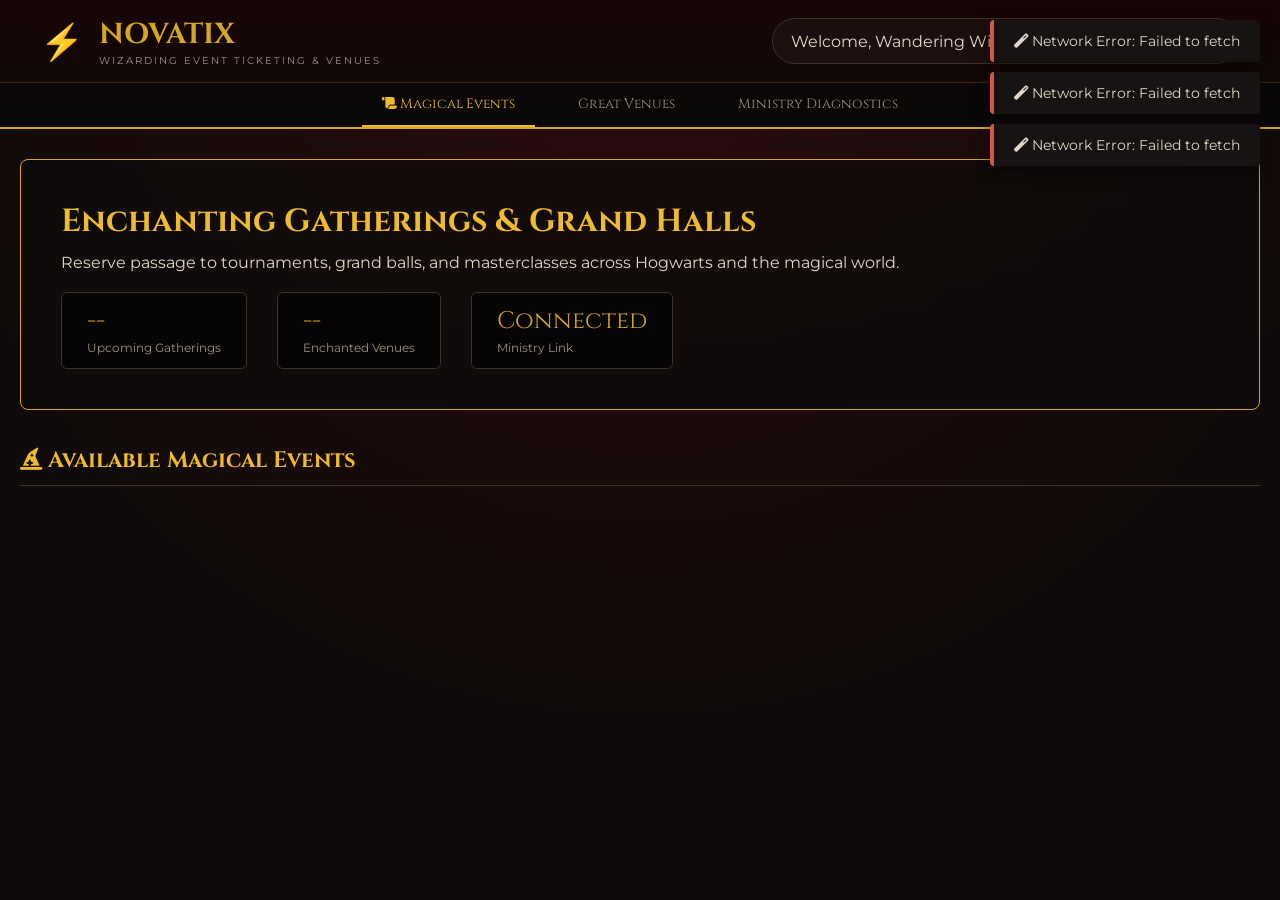
<file: AM2412018329_FRONT-END&BACKEND/frontend/index.html>
<!DOCTYPE html>
<html lang="en">
<head>
    <meta charset="UTF-8">
    <meta name="viewport" content="width=device-width, initial-scale=1.0">
    <title>NovaTix — Wizarding Realm Ticketing & Halls</title>
    <link rel="preconnect" href="https://fonts.googleapis.com">
    <link rel="preconnect" href="https://fonts.gstatic.com" crossorigin>
    <link href="https://fonts.googleapis.com/css2?family=Cinzel:wght@500;700;900&family=Montserrat:wght@300;400;600;700&display=swap" rel="stylesheet">
    <link rel="stylesheet" href="https://cdnjs.cloudflare.com/ajax/libs/font-awesome/6.4.0/css/all.min.css">
    <link rel="stylesheet" href="css/styles.css">
</head>
<body>

    <div id="toast-container" class="toast-container"></div>

    <header class="wizard-header">
        <div class="header-banner">
            <div class="brand-container" onclick="UI.switchView('events')">
                <div class="hogwarts-crest">⚡</div>
                <div class="brand-text">
                    <h1>NOVATIX</h1>
                    <span class="sub-title">WIZARDING EVENT TICKETING & VENUES</span>
                </div>
            </div>

            <div class="user-profile-badge">
                <span id="user-welcome">Welcome, Wandering Wizard</span>
                <span id="role-tag" class="role-badge guest">Guest</span>
                <button class="btn-magic-sm" id="auth-btn" onclick="UI.openAuthModal()">
                    <i class="fa-solid fa-wand-magic-sparkles"></i> <span id="auth-btn-text">Cast Login</span>
                </button>
            </div>
        </div>

        <nav class="wizard-nav">
            <ul>
                <li><a href="#" class="nav-link active" data-view="events" onclick="UI.switchView('events')"><i class="fa-solid fa-scroll"></i> Magical Events</a></li>
                <li><a href="#" class="nav-link" data-view="venues" onclick="UI.switchView('venues')"><i class="fa-solid fa-castle"></i> Great Venues</a></li>
                <li id="nav-item-bookings" class="hidden"><a href="#" class="nav-link" data-view="bookings" onclick="UI.switchView('bookings')"><i class="fa-solid fa-ticket"></i> My Passages</a></li>
                <li id="nav-item-users" class="hidden"><a href="#" class="nav-link" data-view="users" onclick="UI.switchView('users')"><i class="fa-solid fa-users-gear"></i> Wizard Directory</a></li>
                <li><a href="#" class="nav-link" data-view="system" onclick="UI.switchView('system')"><i class="fa-solid fa-crystal-ball"></i> Ministry Diagnostics</a></li>
            </ul>
        </nav>
    </header>

    <main class="wizard-main">

        <section class="hero-realm">
            <div class="hero-content">
                <h2>Enchanting Gatherings & Grand Halls</h2>
                <p>Reserve passage to tournaments, grand balls, and masterclasses across Hogwarts and the magical world.</p>
                <div class="hero-stats">
                    <div class="stat-box">
                        <span class="stat-val" id="stat-events-count">--</span>
                        <span class="stat-lbl">Upcoming Gatherings</span>
                    </div>
                    <div class="stat-box">
                        <span class="stat-val" id="stat-venues-count">--</span>
                        <span class="stat-lbl">Enchanted Venues</span>
                    </div>
                    <div class="stat-box">
                        <span class="stat-val" id="stat-status-indicator">Connected</span>
                        <span class="stat-lbl">Ministry Link</span>
                    </div>
                </div>
            </div>
        </section>

        <!-- VIEW 1: EVENTS -->
        <section id="view-events" class="view-section active">
            <div class="section-header">
                <h3><i class="fa-solid fa-hat-wizard"></i> Available Magical Events</h3>
                <div class="section-actions">
                    <button id="btn-create-event" class="btn-gold hidden" onclick="UI.openEventModal()">
                        <i class="fa-solid fa-plus"></i> Enchant Event
                    </button>
                </div>
            </div>

            <div id="events-loader" class="spell-loader hidden">
                <i class="fa-solid fa-wand-sparkles fa-spin"></i> Summoning Scrolls...
            </div>

            <div id="events-grid" class="cards-grid"></div>
        </section>

        <!-- VIEW 2: VENUES -->
        <section id="view-venues" class="view-section">
            <div class="section-header">
                <h3><i class="fa-solid fa-place-of-worship"></i> Wizarding Venues & Halls</h3>
                <div class="section-actions">
                    <button id="btn-create-venue" class="btn-gold hidden" onclick="UI.openVenueModal()">
                        <i class="fa-solid fa-plus"></i> Register Venue
                    </button>
                </div>
            </div>

            <div id="venues-loader" class="spell-loader hidden">
                <i class="fa-solid fa-wand-sparkles fa-spin"></i> Inspecting Venues...
            </div>

            <div id="venues-grid" class="cards-grid"></div>
        </section>

        <!-- VIEW 3: BOOKINGS -->
        <section id="view-bookings" class="view-section">
            <div class="section-header">
                <h3><i class="fa-solid fa-box-archive"></i> Booked Passages & Tickets</h3>
            </div>

            <div id="bookings-loader" class="spell-loader hidden">
                <i class="fa-solid fa-wand-sparkles fa-spin"></i> Retrieving Scrolls...
            </div>

            <div class="table-container">
                <table class="parchment-table">
                    <thead>
                        <tr>
                            <th>Passage #</th>
                            <th>Wizard Name</th>
                            <th>Event</th>
                            <th>Date & Time</th>
                            <th>Venue</th>
                            <th>Tickets</th>
                            <th>Status</th>
                            <th>Passage Seal (QR)</th>
                            <th>Actions</th>
                        </tr>
                    </thead>
                    <tbody id="bookings-table-body">
                        <tr><td colspan="9" class="text-center">No passages recorded.</td></tr>
                    </tbody>
                </table>
            </div>
        </section>

        <!-- VIEW 4: USER DIRECTORY (ADMIN) -->
        <section id="view-users" class="view-section">
            <div class="section-header">
                <h3><i class="fa-solid fa-user-shield"></i> Ministry Wizard Ledger</h3>
            </div>

            <div id="users-loader" class="spell-loader hidden">
                <i class="fa-solid fa-wand-sparkles fa-spin"></i> Reading Ledger...
            </div>

            <div class="table-container">
                <table class="parchment-table">
                    <thead>
                        <tr>
                            <th>ID</th>
                            <th>Full Name</th>
                            <th>Owl Email</th>
                            <th>Ministry Role</th>
                            <th>Registered On</th>
                            <th>Management</th>
                        </tr>
                    </thead>
                    <tbody id="users-table-body">
                        <tr><td colspan="6" class="text-center">Administrator clearance required.</td></tr>
                    </tbody>
                </table>
            </div>
        </section>

        <!-- VIEW 5: DIAGNOSTICS -->
        <section id="view-system" class="view-section">
            <div class="section-header">
                <h3><i class="fa-solid fa-vial"></i> Ministry API Diagnostics</h3>
                <button class="btn-magic-sm" onclick="UI.runDiagnostics()"><i class="fa-solid fa-rotate"></i> Re-test Connection</button>
            </div>

            <div class="diag-grid">
                <div class="diag-card">
                    <h4><i class="fa-solid fa-heart-pulse"></i> Public Health Check (`/health`)</h4>
                    <pre id="diag-health">Connecting...</pre>
                </div>

                <div class="diag-card">
                    <h4><i class="fa-solid fa-key"></i> System Status (`/system/status`)</h4>
                    <pre id="diag-system">Authenticating X-API-Key...</pre>
                </div>
            </div>
        </section>

    </main>

    <!-- MODAL 1: AUTHENTICATION -->
    <div id="modal-auth" class="modal-overlay hidden">
        <div class="modal-card parchment-card">
            <button class="modal-close" onclick="UI.closeAuthModal()">&times;</button>
            <div class="modal-tabs">
                <button id="tab-login" class="tab-btn active" onclick="UI.switchAuthTab('login')">Login</button>
                <button id="tab-register" class="tab-btn" onclick="UI.switchAuthTab('register')">Register Wizard</button>
            </div>

            <form id="form-login" class="modal-form" onsubmit="Auth.login(document.getElementById('login-email').value, document.getElementById('login-password').value); return false;">
                <div class="form-group">
                    <label>Owl Email</label>
                    <input type="email" id="login-email" required placeholder="amir@example.com">
                </div>
                <div class="form-group">
                    <label>Password</label>
                    <input type="password" id="login-password" required placeholder="••••••••">
                </div>
                <button type="submit" class="btn-gold-block"><i class="fa-solid fa-key"></i> Enter Realm</button>
            </form>

            <form id="form-register" class="modal-form hidden" onsubmit="Auth.register(document.getElementById('reg-name').value, document.getElementById('reg-email').value, document.getElementById('reg-password').value); return false;">
                <div class="form-group">
                    <label>Full Wizard Name</label>
                    <input type="text" id="reg-name" required placeholder="Godric Gryffindor">
                </div>
                <div class="form-group">
                    <label>Owl Email</label>
                    <input type="email" id="reg-email" required placeholder="godric@hogwarts.edu">
                </div>
                <div class="form-group">
                    <label>Secret Password (8+ chars)</label>
                    <input type="password" id="reg-password" minlength="8" maxlength="72" required placeholder="••••••••">
                </div>
                <button type="submit" class="btn-gold-block"><i class="fa-solid fa-user-plus"></i> Register Account</button>
            </form>
        </div>
    </div>

    <!-- MODAL 2: EVENT FORM -->
    <div id="modal-event" class="modal-overlay hidden">
        <div class="modal-card parchment-card wide">
            <button class="modal-close" onclick="UI.closeEventModal()">&times;</button>
            <h3 id="event-modal-title"><i class="fa-solid fa-hat-wizard"></i> Enchant an Event</h3>
            <form id="form-event" onsubmit="App.handleSaveEvent(event)">
                <input type="hidden" id="event-id">
                <div class="form-grid">
                    <div class="form-group span-2">
                        <label>Event Name</label>
                        <input type="text" id="event-name" maxlength="150" required placeholder="Triwizard Tournament Opening">
                    </div>
                    <div class="form-group">
                        <label>Venue</label>
                        <select id="event-venue-id" required></select>
                    </div>
                    <div class="form-group">
                        <label>Event Date</label>
                        <input type="date" id="event-date" required>
                    </div>
                    <div class="form-group">
                        <label>Event Time</label>
                        <input type="time" id="event-time" step="1" required>
                    </div>
                    <div class="form-group">
                        <label>Total Tickets</label>
                        <input type="number" id="event-total-tickets" min="1" required placeholder="100">
                    </div>
                    <div class="form-group">
                        <label>Status</label>
                        <select id="event-status" required>
                            <option value="Upcoming">Upcoming</option>
                            <option value="Ongoing">Ongoing</option>
                            <option value="Completed">Completed</option>
                            <option value="Cancelled">Cancelled</option>
                        </select>
                    </div>
                    <div class="form-group span-2">
                        <label>Description</label>
                        <textarea id="event-description" rows="3" placeholder="Detail the magical festivities..."></textarea>
                    </div>
                </div>
                <div class="modal-footer">
                    <button type="button" class="btn-secondary" onclick="UI.closeEventModal()">Cancel</button>
                    <button type="submit" class="btn-gold"><i class="fa-solid fa-floppy-disk"></i> Save Event Scroll</button>
                </div>
            </form>
        </div>
    </div>

    <!-- MODAL 3: VENUE FORM -->
    <div id="modal-venue" class="modal-overlay hidden">
        <div class="modal-card parchment-card">
            <button class="modal-close" onclick="UI.closeVenueModal()">&times;</button>
            <h3 id="venue-modal-title"><i class="fa-solid fa-castle"></i> Register Venue</h3>
            <form id="form-venue" onsubmit="App.handleSaveVenue(event)">
                <input type="hidden" id="venue-id">
                <div class="form-group">
                    <label>Venue Name</label>
                    <input type="text" id="venue-name" maxlength="150" required placeholder="Great Hall">
                </div>
                <div class="form-group">
                    <label>Address / Realm</label>
                    <input type="text" id="venue-address" maxlength="255" required placeholder="Hogwarts Castle, Scotland">
                </div>
                <div class="form-group">
                    <label>Capacity</label>
                    <input type="number" id="venue-capacity" min="1" required placeholder="500">
                </div>
                <div class="form-group">
                    <label>Description</label>
                    <textarea id="venue-description" rows="3" placeholder="Enchanted ceiling, floating candles..."></textarea>
                </div>
                <div class="modal-footer">
                    <button type="button" class="btn-secondary" onclick="UI.closeVenueModal()">Cancel</button>
                    <button type="submit" class="btn-gold"><i class="fa-solid fa-building-circle-check"></i> Save Venue</button>
                </div>
            </form>
        </div>
    </div>

    <!-- MODAL 4: BOOKING FORM -->
    <div id="modal-booking" class="modal-overlay hidden">
        <div class="modal-card parchment-card">
            <button class="modal-close" onclick="UI.closeBookingModal()">&times;</button>
            <h3><i class="fa-solid fa-ticket"></i> Reserve Event Passage</h3>
            <div id="booking-event-details" class="event-summary-box"></div>
            <form id="form-booking" onsubmit="App.handleCreateBooking(event)">
                <input type="hidden" id="booking-event-id">
                <div class="form-group">
                    <label>Ticket Quantity</label>
                    <input type="number" id="booking-quantity" min="1" max="10" value="1" required>
                </div>
                <button type="submit" class="btn-gold-block"><i class="fa-solid fa-wand-magic"></i> Confirm Passage Booking</button>
            </form>
        </div>
    </div>

    <!-- MODAL 5: USER PROFILE FORM -->
    <div id="modal-user" class="modal-overlay hidden">
        <div class="modal-card parchment-card">
            <button class="modal-close" onclick="UI.closeUserModal()">&times;</button>
            <h3><i class="fa-solid fa-user-pen"></i> Update Wizard Profile</h3>
            <form id="form-user" onsubmit="App.handleSaveUser(event)">
                <input type="hidden" id="user-edit-id">
                <div class="form-group">
                    <label>Full Name</label>
                    <input type="text" id="user-edit-name" required>
                </div>
                <div class="form-group">
                    <label>Email</label>
                    <input type="email" id="user-edit-email" required>
                </div>
                <div class="form-group">
                    <label>Role</label>
                    <select id="user-edit-role" required>
                        <option value="Customer">Customer</option>
                        <option value="Staff">Staff</option>
                        <option value="Administrator">Administrator</option>
                    </select>
                </div>
                <div class="form-group">
                    <label>New Password (Optional)</label>
                    <input type="password" id="user-edit-password" placeholder="Leave blank to keep current">
                </div>
                <div class="modal-footer">
                    <button type="button" class="btn-secondary" onclick="UI.closeUserModal()">Cancel</button>
                    <button type="submit" class="btn-gold"><i class="fa-solid fa-check"></i> Update Record</button>
                </div>
            </form>
        </div>
    </div>

    <!-- MODAL 6: QR SEAL -->
    <div id="modal-qr" class="modal-overlay hidden">
        <div class="modal-card parchment-card text-center">
            <button class="modal-close" onclick="UI.closeQrModal()">&times;</button>
            <h3 id="qr-modal-title"><i class="fa-solid fa-qrcode"></i> Passage Magic Seal</h3>
            <div id="qr-modal-content" class="qr-display-box"></div>
            <p class="qr-note">Present this seal at the entrance of the venue for instant admission.</p>
        </div>
    </div>

    <!-- MODULAR JS DEPENDENCY INJECTION -->
    <script src="js/config.js"></script>
    <script src="js/api.js"></script>
    <script src="js/auth.js"></script>
    <script src="js/ui.js"></script>
    <script src="js/app.js"></script>
</body>
</html>
</file>
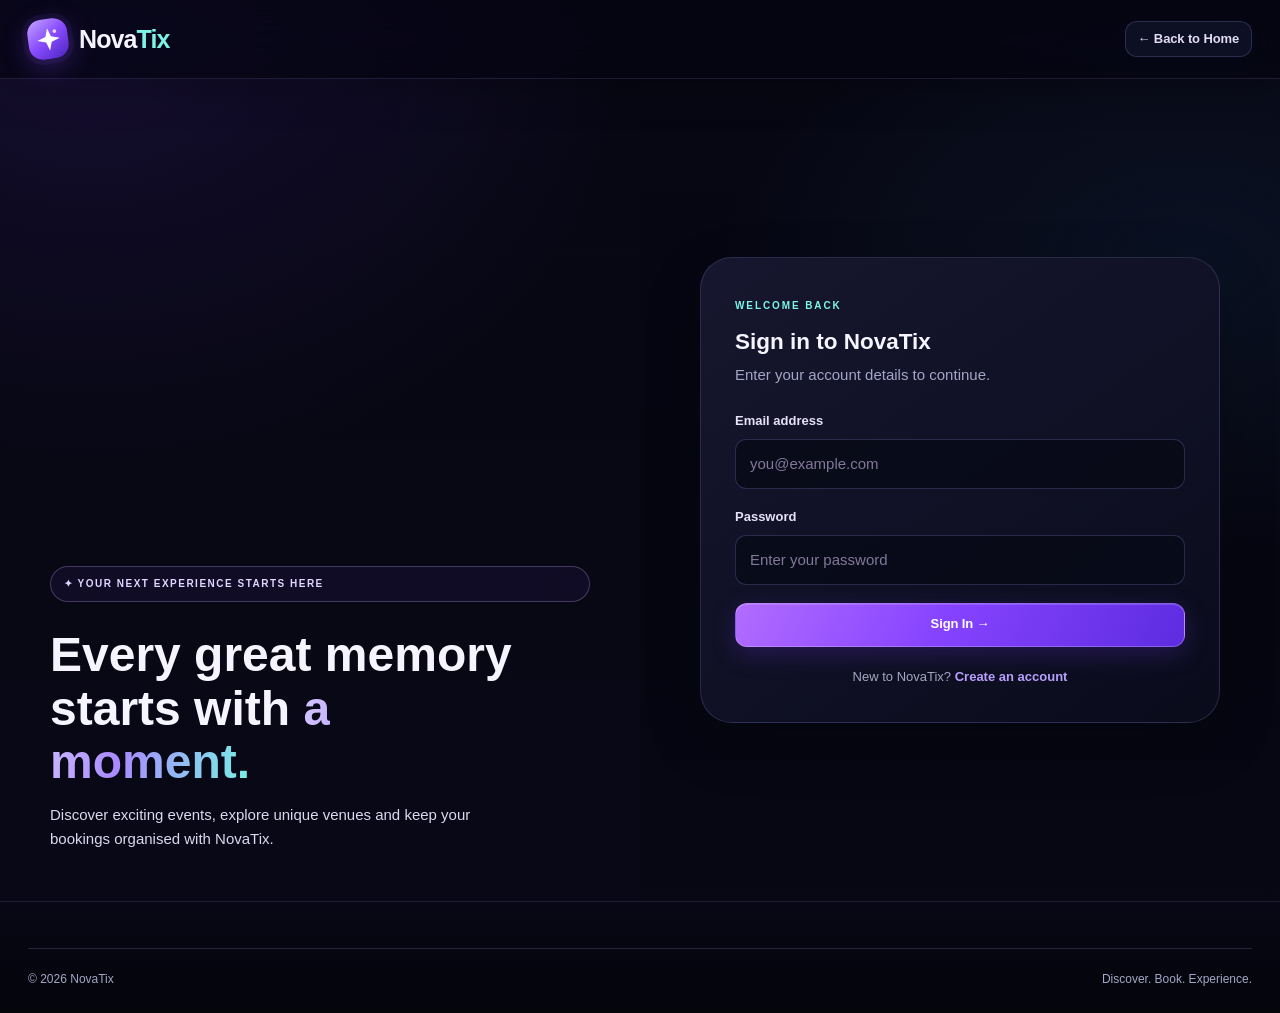
<file: AM2412018225_FRONTEND&BACKEND/frontend/admin.html>
<!DOCTYPE html>
<html lang="en">
<head>
    <meta charset="UTF-8">
    <meta name="viewport" content="width=device-width, initial-scale=1.0">
    <meta name="theme-color" content="#090816">
    <title>Admin Dashboard | NovaTix</title>
    <link rel="stylesheet" href="assets/css/style.css?v=nebula-20261013">

    <style>
        .admin-intro { padding: 42px 0 24px; }

        .admin-subtitle, .admin-muted {
            color: #aaa6c8;
            line-height: 1.7;
        }

        .admin-stats {
            display: grid;
            grid-template-columns: repeat(4, minmax(0, 1fr));
            gap: 16px;
            margin: 26px 0;
        }

        .admin-stat {
            padding: 22px;
            border: 1px solid rgba(167,139,250,.25);
            border-radius: 16px;
            background: rgba(30,25,57,.78);
        }

        .admin-stat-label { color: #aaa6c8; font-size: 13px; }

        .admin-stat-value {
            display: block;
            margin-top: 12px;
            font-size: 30px;
            font-weight: 700;
        }

        .admin-panel {
            padding: 24px;
            margin: 24px 0 30px;
            border: 1px solid rgba(167,139,250,.25);
            border-radius: 18px;
            background: rgba(30,25,57,.65);
        }

        .admin-panel-heading {
            display: flex;
            align-items: center;
            justify-content: space-between;
            gap: 18px;
            flex-wrap: wrap;
            margin-bottom: 22px;
        }

        .admin-tabs {
            display: flex;
            flex-wrap: wrap;
            gap: 10px;
            margin: 28px 0 16px;
        }

        .admin-tab.active {
            background: #6d28d9;
            color: white;
        }

        .admin-section[hidden], .admin-form[hidden],
        .admin-message[hidden], .admin-modal-root:empty {
            display: none !important;
        }

        .admin-toolbar {
            display: flex;
            align-items: center;
            gap: 12px;
            flex-wrap: wrap;
            margin-bottom: 20px;
        }

        .admin-toolbar input, .admin-toolbar select {
            min-width: 180px;
        }

        .admin-form {
            display: grid;
            grid-template-columns: repeat(2, minmax(0, 1fr));
            gap: 16px;
            padding: 22px;
            margin: 20px 0;
            border: 1px solid rgba(167,139,250,.24);
            border-radius: 14px;
            background: rgba(12,10,30,.65);
        }

        .admin-form h3, .admin-form .form-help,
        .admin-form .admin-form-actions {
            grid-column: 1 / -1;
        }

        .admin-form .form-group { min-width: 0; }
        .admin-form .form-control { width: 100%; }

        .admin-form-actions, .admin-actions {
            display: flex;
            gap: 8px;
            flex-wrap: wrap;
        }

        .admin-actions .btn { white-space: nowrap; }

        .admin-table-wrap {
            width: 100%;
            overflow-x: auto;
        }

        .admin-table {
            width: 100%;
            min-width: 780px;
            border-collapse: collapse;
            text-align: left;
        }

        .admin-table th, .admin-table td {
            padding: 14px 12px;
            border-bottom: 1px solid rgba(167,139,250,.16);
            vertical-align: middle;
        }

        .admin-table th {
            color: #b9a1ff;
            font-size: 12px;
            letter-spacing: .7px;
            text-transform: uppercase;
        }

        .admin-table td {
            font-size: 13px;
            overflow-wrap: anywhere;
        }

        .admin-table-empty {
            padding: 30px 15px !important;
            text-align: center;
            color: #aaa6c8;
        }

        .role-badge, .booking-status-badge {
            display: inline-block;
            padding: 6px 10px;
            border: 1px solid rgba(167,139,250,.3);
            border-radius: 999px;
            color: #e9ddff;
            background: rgba(109,40,217,.16);
            font-size: 12px;
            white-space: nowrap;
        }

        .admin-message {
            padding: 14px 16px;
            margin: 18px 0;
            border: 1px solid rgba(167,139,250,.3);
            border-radius: 12px;
            color: #e9ddff;
            background: rgba(109,40,217,.12);
        }

        .admin-user-label {
            color: #bdb5d8;
            font-size: 13px;
        }

        .admin-results {
            margin: 4px 0 16px;
            color: #aaa6c8;
            font-size: 13px;
        }

        .admin-pagination {
            display: flex;
            align-items: center;
            justify-content: space-between;
            gap: 12px;
            flex-wrap: wrap;
            margin-top: 18px;
        }

        .admin-pagination p {
            color: #aaa6c8;
            font-size: 13px;
        }

        .admin-pagination-actions {
            display: flex;
            gap: 8px;
        }

        .analytics-grid {
            display: grid;
            grid-template-columns: repeat(2, minmax(0, 1fr));
            gap: 18px;
            margin-top: 20px;
        }

        .analytics-card {
            min-width: 0;
            padding: 20px;
            border: 1px solid rgba(167,139,250,.22);
            border-radius: 15px;
            background: rgba(12,10,30,.45);
        }

        .analytics-card h3 { margin-bottom: 18px; }

        .analytics-row { margin: 18px 0; }

        .analytics-label-row {
            display: flex;
            align-items: center;
            justify-content: space-between;
            gap: 12px;
            margin-bottom: 8px;
            color: #dcd6f4;
            font-size: 13px;
        }

        .analytics-track {
            height: 9px;
            overflow: hidden;
            border-radius: 999px;
            background: rgba(167,139,250,.13);
        }

        .analytics-bar {
            height: 100%;
            min-width: 0;
            border-radius: 999px;
            background: linear-gradient(90deg, #7c3aed, #c084fc);
            transition: width .25s ease;
        }

        .analytics-bar.green {
            background: linear-gradient(90deg, #059669, #6ee7b7);
        }

        .analytics-bar.orange {
            background: linear-gradient(90deg, #ea580c, #fdba74);
        }

        .analytics-bar.blue {
            background: linear-gradient(90deg, #2563eb, #93c5fd);
        }

        .qr-image {
            display: block;
            width: min(260px, 100%);
            aspect-ratio: 1;
            margin: 20px auto;
            padding: 12px;
            border-radius: 14px;
            background: white;
            object-fit: contain;
        }

        .ticket-view { text-align: center; }

        .ticket-view .ticket-card { text-align: left; }

        .ticket-detail-lines {
            margin: 18px 0;
            line-height: 1.9;
            color: #dcd6f4;
            overflow-wrap: anywhere;
        }

        .ticket-detail-lines strong { color: white; }

        .admin-modal-root .modal { max-height: 90vh; overflow-y: auto; }

        @media (max-width: 850px) {
            .admin-stats { grid-template-columns: repeat(2, minmax(0, 1fr)); }
        }

        @media (max-width: 700px) {
            .admin-panel { padding: 16px; }
            .analytics-grid { grid-template-columns: 1fr; }
            .admin-form { grid-template-columns: 1fr; padding: 16px; }
            .admin-form h3, .admin-form .form-help,
            .admin-form .admin-form-actions { grid-column: auto; }
        }

        @media (max-width: 420px) {
            .admin-stats { grid-template-columns: 1fr 1fr; gap: 10px; }
            .admin-stat { padding: 15px; }
            .admin-stat-value { font-size: 25px; }
        }
    </style>
</head>

<body>
    <header class="site-header">
        <div class="container navbar">
            <a href="index.html" class="brand" aria-label="NovaTix home">
                <span class="brand-mark">✦</span>
                <span class="brand-name">Nova<span>Tix</span></span>
            </a>

            <nav class="nav-links" id="adminNav" aria-label="Main navigation">
                <a class="nav-link" href="index.html">Home</a>
                <a class="nav-link" href="staff.html">Events &amp; Venues</a>
                <a class="nav-link active" href="admin.html">Admin Dashboard</a>
            </nav>

            <div class="nav-actions">
                <span id="adminUserLabel" class="admin-user-label"></span>

                <button class="btn btn-primary" id="adminLogout" type="button">
                    Logout
                </button>

                <button
                    class="mobile-menu-button"
                    id="adminMobileMenu"
                    type="button"
                    aria-label="Toggle navigation"
                    aria-expanded="false"
                >☰</button>
            </div>
        </div>
    </header>

    <main>
        <section class="admin-intro">
            <div class="container">
                <span class="eyebrow">SYSTEM ADMINISTRATION</span>

                <h1>Admin <span class="gradient-text">Dashboard.</span></h1>

                <p class="admin-subtitle">
                    Manage users, review event bookings and monitor NovaTix activity.
                </p>

                <div
                    id="adminMessage"
                    class="admin-message"
                    role="status"
                    aria-live="polite"
                    hidden
                ></div>

                <div class="admin-stats">
                    <article class="admin-stat">
                        <span class="admin-stat-label">Total Users</span>
                        <strong class="admin-stat-value" id="totalUsers">—</strong>
                    </article>

                    <article class="admin-stat">
                        <span class="admin-stat-label">Total Events</span>
                        <strong class="admin-stat-value" id="totalEvents">—</strong>
                    </article>

                    <article class="admin-stat">
                        <span class="admin-stat-label">Total Venues</span>
                        <strong class="admin-stat-value" id="totalVenues">—</strong>
                    </article>

                    <article class="admin-stat">
                        <span class="admin-stat-label">Total Bookings</span>
                        <strong class="admin-stat-value" id="totalBookings">—</strong>
                    </article>
                </div>
            </div>
        </section>

        <section class="container">
            <div class="admin-tabs" role="tablist" aria-label="Admin sections">
                <button
                    class="btn btn-secondary admin-tab active"
                    id="usersTab"
                    type="button"
                    role="tab"
                    aria-selected="true"
                >Users</button>

                <button
                    class="btn btn-secondary admin-tab"
                    id="bookingsTab"
                    type="button"
                    role="tab"
                    aria-selected="false"
                >Bookings &amp; QR Tickets</button>

                <button
                    class="btn btn-secondary admin-tab"
                    id="analyticsTab"
                    type="button"
                    role="tab"
                    aria-selected="false"
                >Analytics</button>
            </div>

            <!-- USERS -->
            <section class="admin-panel admin-section" id="usersSection">
                <div class="admin-panel-heading">
                    <div>
                        <span class="eyebrow">ACCOUNT CONTROL</span>
                        <h2>Manage Users</h2>
                        <p class="admin-muted">
                            View accounts, update details and manage roles.
                        </p>
                    </div>

                    <button class="btn btn-secondary" id="refreshUsers" type="button">
                        ↻ Refresh
                    </button>
                </div>

                <div class="admin-toolbar">
                    <input
                        class="form-control"
                        id="userSearch"
                        type="search"
                        placeholder="Search name, email or ID..."
                        aria-label="Search users"
                    >

                    <select class="form-control" id="roleFilter" aria-label="Filter role">
                        <option value="all">All Roles</option>
                        <option value="Customer">Customer</option>
                        <option value="Staff">Staff</option>
                        <option value="Administrator">Administrator</option>
                    </select>
                </div>

                <form id="userForm" class="admin-form" hidden>
                    <h3 id="userFormTitle">Edit User</h3>
                    <input type="hidden" id="editUserId">

                    <div class="form-group">
                        <label for="editFullName">Full Name</label>
                        <input class="form-control" id="editFullName" maxlength="100" required>
                    </div>

                    <div class="form-group">
                        <label for="editEmail">Email Address</label>
                        <input class="form-control" type="email" id="editEmail" maxlength="150" required>
                    </div>

                    <div class="form-group">
                        <label for="editRole">Account Role</label>
                        <select class="form-control" id="editRole" required>
                            <option value="Customer">Customer</option>
                            <option value="Staff">Staff</option>
                            <option value="Administrator">Administrator</option>
                        </select>
                    </div>

                    <p class="form-help">
                        Role changes affect account access. You cannot remove
                        your own Administrator role.
                    </p>

                    <div class="admin-form-actions">
                        <button class="btn btn-primary" id="saveUserButton" type="submit">
                            Save Changes
                        </button>
                        <button class="btn btn-secondary" id="cancelUserEdit" type="button">
                            Cancel
                        </button>
                    </div>
                </form>

                <p class="admin-results" id="userResults"></p>

                <div class="admin-table-wrap">
                    <table class="admin-table">
                        <thead>
                            <tr>
                                <th>ID</th>
                                <th>Full Name</th>
                                <th>Email</th>
                                <th>Role</th>
                                <th>Date Joined</th>
                                <th>Actions</th>
                            </tr>
                        </thead>

                        <tbody id="usersTableBody">
                            <tr>
                                <td colspan="6" class="admin-table-empty">
                                    Loading user accounts...
                                </td>
                            </tr>
                        </tbody>
                    </table>
                </div>

                <p class="form-help" style="margin-top:18px">
                    Deletion may be restricted for accounts associated with bookings.
                </p>
            </section>

            <!-- BOOKINGS -->
            <section class="admin-panel admin-section" id="bookingsSection" hidden>
                <div class="admin-panel-heading">
                    <div>
                        <span class="eyebrow">BOOKING CONTROL</span>
                        <h2>Manage Bookings</h2>
                        <p class="admin-muted">
                            Review customer reservations and reopen digital tickets.
                        </p>
                    </div>

                    <button class="btn btn-secondary" id="refreshBookings" type="button">
                        ↻ Refresh
                    </button>
                </div>

                <div class="admin-toolbar">
                    <input
                        class="form-control"
                        id="bookingSearch"
                        type="search"
                        placeholder="Search booking ID, customer or event..."
                        aria-label="Search bookings"
                    >

                    <select
                        class="form-control"
                        id="bookingStatusFilter"
                        aria-label="Filter booking status"
                    >
                        <option value="all">All Booking Statuses</option>
                        <option value="Confirmed">Confirmed</option>
                        <option value="Pending">Pending</option>
                        <option value="Cancelled">Cancelled</option>
                    </select>
                </div>

                <p class="admin-results" id="bookingResults"></p>

                <div class="admin-table-wrap">
                    <table class="admin-table">
                        <thead>
                            <tr>
                                <th>Booking ID</th>
                                <th>Customer</th>
                                <th>Event</th>
                                <th>Event Date</th>
                                <th>Quantity</th>
                                <th>Status</th>
                                <th>Actions</th>
                            </tr>
                        </thead>

                        <tbody id="bookingsTableBody">
                            <tr>
                                <td colspan="7" class="admin-table-empty">
                                    Loading bookings...
                                </td>
                            </tr>
                        </tbody>
                    </table>
                </div>

                <div class="admin-pagination">
                    <p id="bookingPageInfo">Page 1</p>
                    <div class="admin-pagination-actions">
                        <button class="btn btn-secondary btn-sm" id="previousBookings" type="button">
                            ← Previous
                        </button>
                        <button class="btn btn-secondary btn-sm" id="nextBookings" type="button">
                            Next →
                        </button>
                    </div>
                </div>

                <p class="form-help" style="margin-top:18px">
                    Quantity updates and cancellations remain subject to the API's
                    booking rules. Viewing a QR code does not validate event entry.
                </p>
            </section>

            <!-- ANALYTICS -->
            <section class="admin-panel admin-section" id="analyticsSection" hidden>
                <div class="admin-panel-heading">
                    <div>
                        <span class="eyebrow">SYSTEM OVERVIEW</span>
                        <h2>NovaTix Analytics</h2>
                        <p class="admin-muted">
                            Account roles, event statuses and booking statuses.
                        </p>
                    </div>

                    <button class="btn btn-secondary" id="refreshAnalytics" type="button">
                        ↻ Refresh Data
                    </button>
                </div>

                <div class="analytics-grid">
                    <article class="analytics-card">
                        <h3>User Roles</h3>
                        <div id="userRoleChart"></div>
                    </article>

                    <article class="analytics-card">
                        <h3>Booking Statuses</h3>
                        <div id="bookingStatusChart"></div>
                    </article>

                    <article class="analytics-card">
                        <h3>Event Statuses</h3>
                        <div id="eventStatusChart"></div>
                    </article>

                    <article class="analytics-card">
                        <h3>Ticket Inventory</h3>
                        <div id="ticketInventorySummary"></div>
                    </article>
                </div>

                <p class="form-help" style="margin-top:18px">
                    These summaries are calculated from records returned by the existing API.
                    No additional analytics data is stored.
                </p>
            </section>
        </section>
    </main>

    <div class="admin-modal-root" id="adminModalRoot"></div>

    <div
        class="toast-container"
        id="toastContainer"
        aria-live="polite"
        aria-atomic="true"
    ></div>

    <footer class="site-footer">
        <div class="container">
            <div class="footer-bottom">
                <span>© <span id="currentYear">2026</span> NovaTix.</span>
                <a href="index.html">Back to Homepage →</a>
            </div>
        </div>
    </footer>

    <script src="assets/js/admin.js" defer></script>
</body>
</html>
</file>
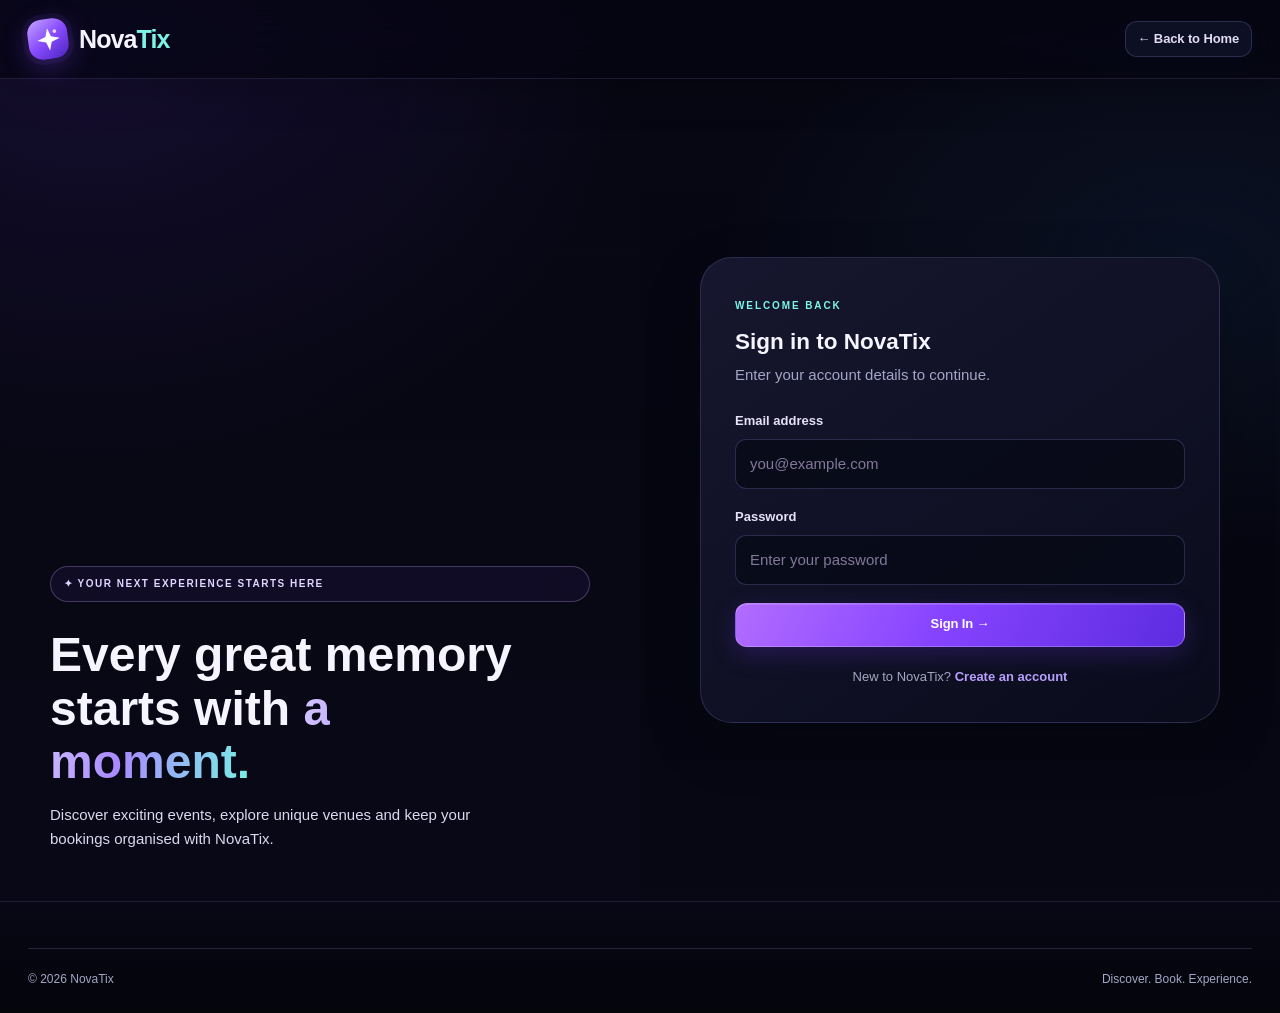
<file: AM2412018225_FRONTEND&BACKEND/frontend/auth.html>
<!DOCTYPE html>
<html lang="en">
<head>
    <meta charset="UTF-8">
    <meta name="viewport" content="width=device-width, initial-scale=1.0">
    <meta name="theme-color" content="#090816">

    <title>Account Access | NovaTix</title>

    <link rel="stylesheet" href="assets/css/style.css?v=nebula-20261013">
</head>

<body>

    <header class="site-header">
        <div class="container navbar">
            <a href="index.html" class="brand" aria-label="NovaTix home">
                <span class="brand-mark">
                    <svg width="25" height="25" viewBox="0 0 40 40"
                         fill="none" aria-hidden="true">
                        <path
                            d="M20 2L24.5 15.5L38 20L24.5 24.5L20 38L15.5 24.5L2 20L15.5 15.5L20 2Z"
                            fill="currentColor"/>
                        <circle cx="31" cy="8" r="3" fill="#E9D5FF"/>
                    </svg>
                </span>
                <span class="brand-name">Nova<span>Tix</span></span>
            </a>

            <a href="index.html" class="btn btn-secondary btn-sm">
                ← Back to Home
            </a>
        </div>
    </header>

    <main class="auth-layout">

        <section class="auth-visual">
            <div class="hero-badge">
                ✦ YOUR NEXT EXPERIENCE STARTS HERE
            </div>

            <h2>
                Every great memory starts with
                <span class="gradient-text">a moment.</span>
            </h2>

            <p>
                Discover exciting events, explore unique venues and keep
                your bookings organised with NovaTix.
            </p>
        </section>

        <section class="auth-form-area">

            <div class="form-card" id="loginPanel">

                <span class="eyebrow">WELCOME BACK</span>

                <h1 style="margin-top:12px">Sign in to NovaTix</h1>

                <p>Enter your account details to continue.</p>

                <div id="loginMessage"
                     class="alert hidden"
                     role="alert"
                     aria-live="polite"></div>

                <form id="loginForm">

                    <div class="form-group">
                        <label for="loginEmail">Email address</label>

                        <input
                            class="form-control"
                            type="email"
                            id="loginEmail"
                            name="email"
                            placeholder="you@example.com"
                            autocomplete="username"
                            maxlength="150"
                            required
                        >
                    </div>

                    <div class="form-group">
                        <label for="loginPassword">Password</label>

                        <input
                            class="form-control"
                            type="password"
                            id="loginPassword"
                            name="password"
                            placeholder="Enter your password"
                            autocomplete="current-password"
                            required
                        >
                    </div>

                    <button class="btn btn-primary btn-block"
                            type="submit"
                            id="loginSubmit">
                        Sign In →
                    </button>

                </form>

                <div class="form-switch">
                    New to NovaTix?
                    <a href="?mode=register" id="goToRegister">
                        Create an account
                    </a>
                </div>

            </div>


            <div class="form-card hidden" id="registerPanel">

                <span class="eyebrow">JOIN THE EXPERIENCE</span>

                <h1 style="margin-top:12px">Create your account</h1>

                <p>Register as a customer to start booking events.</p>

                <div id="registerMessage"
                     class="alert hidden"
                     role="alert"
                     aria-live="polite"></div>

                <form id="registerForm">

                    <div class="form-group">
                        <label for="registerName">Full name</label>

                        <input
                            class="form-control"
                            type="text"
                            id="registerName"
                            name="full_name"
                            placeholder="Enter your full name"
                            autocomplete="name"
                            maxlength="100"
                            required
                        >
                    </div>

                    <div class="form-group">
                        <label for="registerEmail">Email address</label>

                        <input
                            class="form-control"
                            type="email"
                            id="registerEmail"
                            name="email"
                            placeholder="you@example.com"
                            autocomplete="email"
                            maxlength="150"
                            required
                        >
                    </div>

                    <div class="form-group">
                        <label for="registerPassword">Password</label>

                        <input
                            class="form-control"
                            type="password"
                            id="registerPassword"
                            name="password"
                            placeholder="Create a password"
                            autocomplete="new-password"
                            minlength="8"
                            maxlength="72"
                            required
                        >

                        <span class="form-help">
                            Use a password with at least 8 characters.
                        </span>
                    </div>

                    <div class="form-group">
                        <label for="confirmPassword">Confirm password</label>

                        <input
                            class="form-control"
                            type="password"
                            id="confirmPassword"
                            name="confirm_password"
                            placeholder="Re-enter your password"
                            autocomplete="new-password"
                            minlength="8"
                            maxlength="72"
                            required
                        >
                    </div>

                    <button class="btn btn-primary btn-block"
                            type="submit"
                            id="registerSubmit">
                        Create Account →
                    </button>

                </form>

                <div class="form-switch">
                    Already have an account?
                    <a href="?mode=login" id="goToLogin">
                        Sign in
                    </a>
                </div>

            </div>

        </section>
    </main>

    <footer class="site-footer" style="margin-top:0">
        <div class="container footer-bottom">
            <span>© <span id="currentYear">2026</span> NovaTix</span>
            <span>Discover. Book. Experience.</span>
        </div>
    </footer>

    <script src="assets/js/auth.js" defer></script>

</body>
</html>
</file>
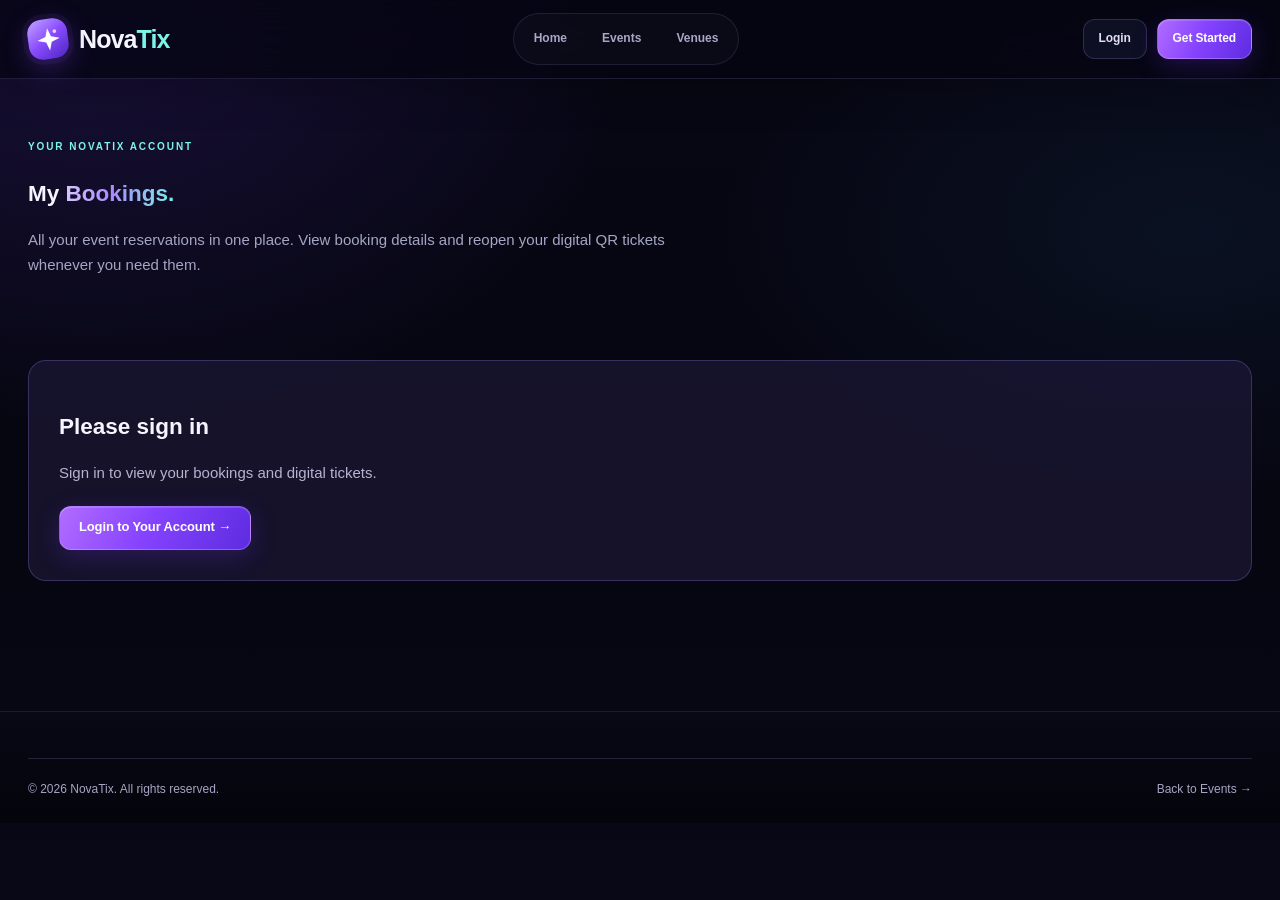
<file: AM2412018225_FRONTEND&BACKEND/frontend/bookings.html>
<!DOCTYPE html>
<html lang="en">
<head>
    <meta charset="UTF-8">
    <meta name="viewport" content="width=device-width, initial-scale=1.0">
    <meta name="theme-color" content="#090816">

    <title>My Bookings | NovaTix</title>
    <meta
        name="description"
        content="View your NovaTix event bookings and digital QR tickets."
    >

    <link rel="stylesheet" href="assets/css/style.css?v=nebula-20261013">

    <style>
        .bookings-intro {
            padding: 54px 0 30px;
        }

        .bookings-heading {
            margin-bottom: 10px;
        }

        .bookings-subtitle {
            max-width: 650px;
            color: var(--text-muted, #aaa6c8);
            line-height: 1.7;
        }

        .booking-summary {
            margin: 24px 0;
            color: var(--text-muted, #aaa6c8);
        }

        .bookings-grid {
            display: grid;
            grid-template-columns: repeat(2, minmax(0, 1fr));
            gap: 22px;
            margin: 28px 0 60px;
        }

        .booking-card {
            min-width: 0;
            overflow: hidden;
            border: 1px solid rgba(167, 139, 250, 0.24);
            border-radius: 18px;
            background: rgba(30, 25, 57, 0.78);
            box-shadow: 0 14px 35px rgba(0, 0, 0, 0.12);
        }

        .booking-card-top {
            display: flex;
            align-items: flex-start;
            justify-content: space-between;
            gap: 16px;
            padding: 22px 22px 15px;
        }

        .booking-reference {
            color: #b9a1ff;
            font-size: 12px;
            letter-spacing: 1px;
            text-transform: uppercase;
        }

        .booking-event-name {
            margin: 8px 0;
            font-size: 21px;
            line-height: 1.4;
            overflow-wrap: anywhere;
        }

        .booking-card-body {
            padding: 0 22px 22px;
        }

        .booking-info {
            display: grid;
            grid-template-columns: repeat(2, minmax(0, 1fr));
            gap: 17px;
            margin: 10px 0 24px;
        }

        .booking-info-item {
            min-width: 0;
        }

        .booking-info-label {
            display: block;
            margin-bottom: 6px;
            color: #a8a1c7;
            font-size: 12px;
        }

        .booking-info-value {
            display: block;
            color: #f8f7ff;
            font-size: 14px;
            line-height: 1.5;
            overflow-wrap: anywhere;
        }

        .booking-actions {
            display: flex;
            flex-wrap: wrap;
            gap: 10px;
            border-top: 1px solid rgba(167, 139, 250, 0.18);
            padding-top: 18px;
        }

        .booking-notice {
            margin: 28px 0 60px;
            padding: 30px;
            border: 1px solid rgba(167, 139, 250, 0.25);
            border-radius: 18px;
            background: rgba(30, 25, 57, 0.65);
        }

        .booking-notice h2 {
            margin-bottom: 10px;
        }

        .booking-notice p {
            margin-bottom: 20px;
            color: #b8b2d2;
            line-height: 1.7;
        }

        .qr-ticket-image {
            display: block;
            width: min(250px, 100%);
            aspect-ratio: 1;
            margin: 20px auto;
            padding: 12px;
            border-radius: 14px;
            background: #fff;
            object-fit: contain;
        }

        .ticket-modal-content {
            text-align: center;
        }

        .ticket-modal-content .ticket-card {
            text-align: left;
        }

        .ticket-event-title {
            margin: 10px 0;
            font-size: 23px;
            overflow-wrap: anywhere;
        }

        .ticket-details {
            margin: 20px 0;
        }

        .ticket-details p {
            margin: 8px 0;
            color: #d0cbea;
            line-height: 1.6;
        }

        .ticket-details strong {
            color: #fff;
        }

        .nav-user-label {
            font-size: 14px;
            white-space: nowrap;
        }

        @media (max-width: 760px) {
            .bookings-grid {
                grid-template-columns: 1fr;
            }

            .booking-card-top {
                padding: 18px 18px 12px;
            }

            .booking-card-body {
                padding: 0 18px 18px;
            }

            .booking-notice {
                padding: 22px;
            }
        }

        @media (max-width: 480px) {
            .booking-info {
                grid-template-columns: 1fr 1fr;
                gap: 14px;
            }

            .booking-card-top {
                flex-direction: column;
            }
        }
    </style>
</head>

<body>
    <!-- ================= HEADER ================= -->
    <header class="site-header">
        <div class="container navbar">

            <a href="index.html" class="brand" aria-label="NovaTix home">
                <span class="brand-mark">
                    <svg
                        width="25"
                        height="25"
                        viewBox="0 0 40 40"
                        fill="none"
                        aria-hidden="true"
                    >
                        <path
                            d="M20 2L24.5 15.5L38 20L24.5 24.5L20 38L15.5 24.5L2 20L15.5 15.5L20 2Z"
                            fill="currentColor"
                        />
                        <circle cx="31" cy="8" r="3" fill="#E9D5FF"/>
                    </svg>
                </span>

                <span class="brand-name">Nova<span>Tix</span></span>
            </a>

            <nav
                class="nav-links"
                id="bookingsNav"
                aria-label="Main navigation"
            >
                <a class="nav-link" href="index.html">Home</a>
                <a class="nav-link" href="index.html#events">Events</a>
                <a class="nav-link" href="index.html#venues">Venues</a>
                <a
                    class="nav-link active"
                    id="myBookingsNavLink"
                    href="bookings.html"
                >My Bookings</a>
            </nav>

            <div class="nav-actions">
                <span
                    id="navUserLabel"
                    class="nav-user-label text-muted"
                    hidden
                ></span>

                <a
                    href="auth.html?mode=login"
                    class="btn btn-ghost desktop-only"
                    id="loginNavLink"
                    hidden
                >Login</a>

                <a
                    href="auth.html?mode=register"
                    class="btn btn-primary"
                    id="registerNavLink"
                    hidden
                >Get Started</a>

                <button
                    class="btn btn-primary"
                    id="logoutButton"
                    type="button"
                    hidden
                >Logout</button>

                <button
                    class="mobile-menu-button"
                    id="mobileMenuButton"
                    type="button"
                    aria-label="Toggle navigation"
                    aria-expanded="false"
                >☰</button>
            </div>
        </div>
    </header>

    <!-- ================= MAIN CONTENT ================= -->
    <main>
        <section class="bookings-intro">
            <div class="container">
                <span class="eyebrow">YOUR NOVATIX ACCOUNT</span>

                <h1 class="bookings-heading">
                    My <span class="gradient-text">Bookings.</span>
                </h1>

                <p class="bookings-subtitle">
                    All your event reservations in one place.
                    View booking details and reopen your digital QR tickets
                    whenever you need them.
                </p>

                <div
                    id="bookingSummary"
                    class="booking-summary"
                    aria-live="polite"
                ></div>
            </div>
        </section>

        <section>
            <div class="container">
                <div
                    id="bookingsNotice"
                    class="booking-notice"
                    hidden
                    aria-live="polite"
                ></div>

                <div
                    id="bookingsGrid"
                    class="bookings-grid"
                    aria-live="polite"
                ></div>
            </div>
        </section>
    </main>

    <!-- Ticket modal and toast messages -->
    <div id="ticketModalRoot"></div>

    <div
        class="toast-container"
        id="toastContainer"
        aria-live="polite"
        aria-atomic="true"
    ></div>

    <!-- ================= FOOTER ================= -->
    <footer class="site-footer">
        <div class="container">
            <div class="footer-bottom">
                <span>
                    © <span id="currentYear">2026</span>
                    NovaTix. All rights reserved.
                </span>

                <a href="index.html">Back to Events →</a>
            </div>
        </div>
    </footer>

    <script src="assets/js/bookings.js" defer></script>
</body>
</html>
</file>
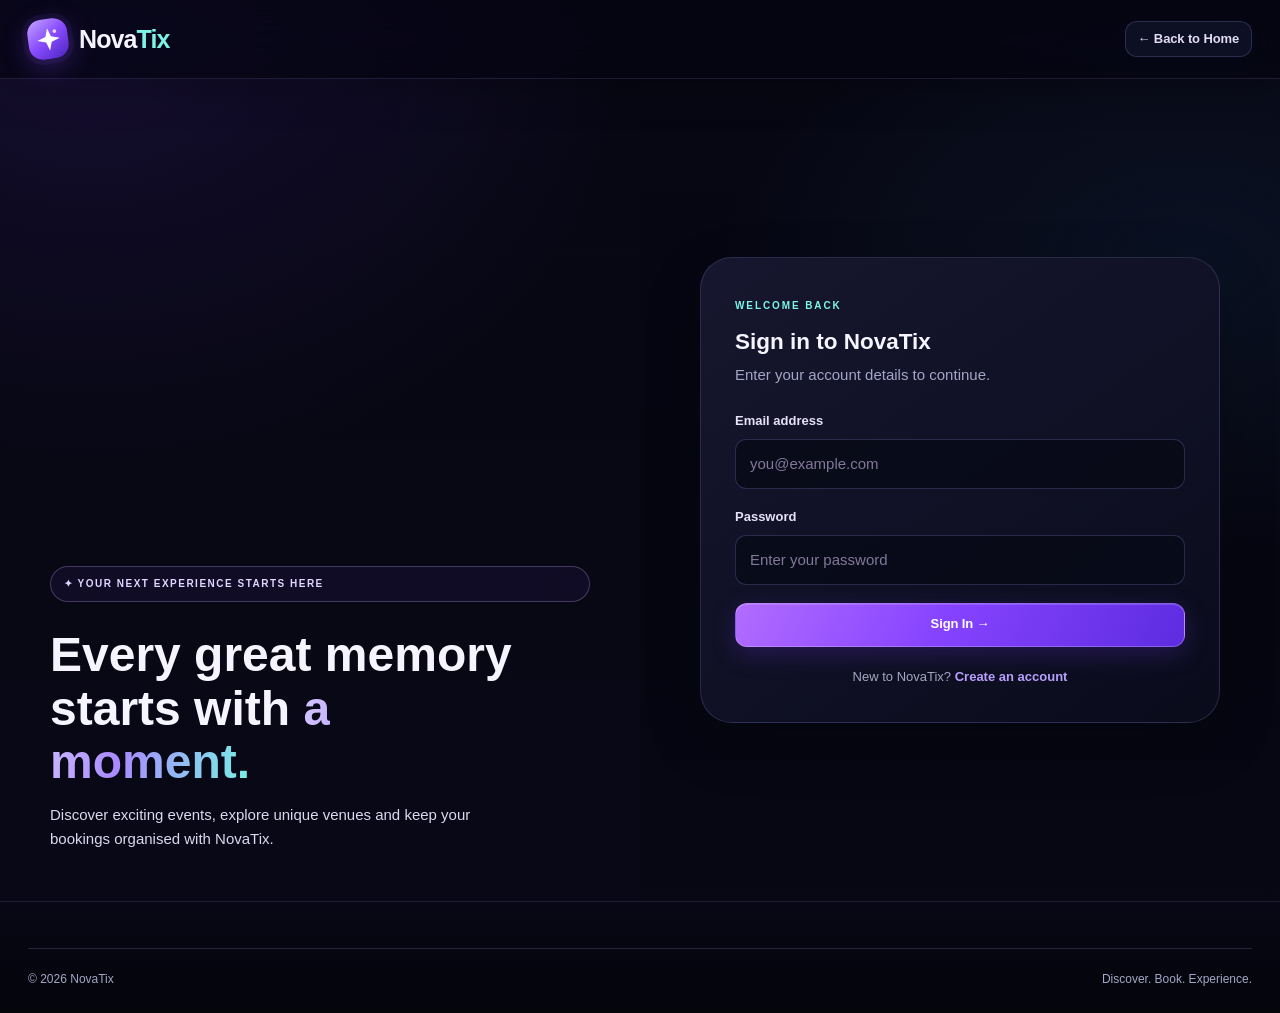
<file: AM2412018225_FRONTEND&BACKEND/frontend/staff.html>
<!DOCTYPE html>
<html lang="en">
<head>
    <meta charset="UTF-8">
    <meta name="viewport" content="width=device-width, initial-scale=1.0">
    <meta name="theme-color" content="#090816">
    <title>Staff Dashboard | NovaTix</title>

    <link rel="stylesheet" href="assets/css/style.css?v=nebula-20261013">

    <style>
        .staff-intro { padding: 45px 0 25px; }
        .staff-subtitle { color: #aaa6c8; line-height: 1.7; }
        .staff-stats {
            display: grid;
            grid-template-columns: repeat(3, minmax(0, 1fr));
            gap: 18px;
            margin: 25px 0;
        }
        .staff-stat {
            padding: 22px;
            border: 1px solid rgba(167,139,250,.25);
            border-radius: 16px;
            background: rgba(30,25,57,.78);
        }
        .staff-stat span { color: #aaa6c8; font-size: 13px; }
        .staff-stat strong {
            display: block;
            margin-top: 10px;
            font-size: 30px;
        }
        .staff-tabs {
            display: flex;
            flex-wrap: wrap;
            gap: 10px;
            margin: 28px 0 20px;
        }
        .staff-tab.active { background: #6d28d9; color: white; }
        .staff-panel {
            padding: 24px;
            margin-bottom: 50px;
            border: 1px solid rgba(167,139,250,.25);
            border-radius: 18px;
            background: rgba(30,25,57,.65);
        }
        .staff-panel-heading {
            display: flex;
            align-items: center;
            justify-content: space-between;
            flex-wrap: wrap;
            gap: 16px;
            margin-bottom: 20px;
        }
        .staff-form {
            padding: 22px;
            margin: 20px 0;
            border: 1px solid rgba(167,139,250,.25);
            border-radius: 14px;
            background: rgba(12,10,30,.65);
        }
        .staff-form-grid {
            display: grid;
            grid-template-columns: repeat(2, minmax(0, 1fr));
            gap: 16px;
        }
        .staff-form .form-group { min-width: 0; }
        .staff-form input,
        .staff-form textarea,
        .staff-form select {
            width: 100%;
        }
        .staff-table-wrap {
            width: 100%;
            overflow-x: auto;
        }
        .staff-table {
            width: 100%;
            min-width: 760px;
            border-collapse: collapse;
            text-align: left;
        }
        .staff-table th,
        .staff-table td {
            padding: 14px 12px;
            border-bottom: 1px solid rgba(167,139,250,.16);
            vertical-align: middle;
        }
        .staff-table th {
            color: #b9a1ff;
            font-size: 12px;
            text-transform: uppercase;
            letter-spacing: .7px;
        }
        .staff-table td { font-size: 13px; }
        .staff-table td:first-child { font-weight: 600; }
        .staff-row-actions {
            display: flex;
            gap: 8px;
            flex-wrap: wrap;
        }
        .staff-row-actions .btn { white-space: nowrap; }
        .staff-empty {
            padding: 30px 15px;
            color: #aaa6c8;
            text-align: center;
        }
        .staff-message {
            margin: 20px 0;
            padding: 14px 16px;
            border: 1px solid rgba(167,139,250,.3);
            border-radius: 12px;
            background: rgba(109,40,217,.12);
            color: #e9ddff;
        }
        .staff-hidden { display: none !important; }

        @media (max-width: 760px) {
            .staff-stats { grid-template-columns: 1fr; }
            .staff-panel { padding: 16px; }
            .staff-form-grid { grid-template-columns: 1fr; }
        }
    </style>
</head>

<body>
    <header class="site-header">
        <div class="container navbar">
            <a href="index.html" class="brand" aria-label="NovaTix home">
                <span class="brand-mark">✦</span>
                <span class="brand-name">Nova<span>Tix</span></span>
            </a>

            <nav class="nav-links" id="staffNav">
                <a class="nav-link" href="index.html">Home</a>
                <a class="nav-link" href="index.html#events">Events</a>
                <a class="nav-link" href="index.html#venues">Venues</a>
                <a class="nav-link active" href="staff.html">Management</a>
            </nav>

            <div class="nav-actions">
                <span id="staffUserLabel" class="text-muted"></span>
                <button class="btn btn-primary" id="staffLogout" type="button">
                    Logout
                </button>
                <button
                    class="mobile-menu-button"
                    id="staffMobileMenu"
                    type="button"
                    aria-label="Toggle navigation"
                    aria-expanded="false"
                >☰</button>
            </div>
        </div>
    </header>

    <main>
        <section class="staff-intro">
            <div class="container">
                <span class="eyebrow">NOVATIX MANAGEMENT</span>
                <h1>Staff <span class="gradient-text">Dashboard.</span></h1>
                <p class="staff-subtitle">
                    Manage events and venues from one place.
                </p>

                <div id="staffMessage" class="staff-message" hidden></div>

                <div class="staff-stats">
                    <article class="staff-stat">
                        <span>Total Events</span>
                        <strong id="statEvents">—</strong>
                    </article>
                    <article class="staff-stat">
                        <span>Upcoming Events</span>
                        <strong id="statUpcoming">—</strong>
                    </article>
                    <article class="staff-stat">
                        <span>Total Venues</span>
                        <strong id="statVenues">—</strong>
                    </article>
                </div>
            </div>
        </section>

        <section class="container">
            <div class="staff-tabs" role="tablist" aria-label="Management sections">
                <button
                    class="btn btn-secondary staff-tab active"
                    id="eventsTab"
                    type="button"
                    role="tab"
                    aria-selected="true"
                >Manage Events</button>

                <button
                    class="btn btn-secondary staff-tab"
                    id="venuesTab"
                    type="button"
                    role="tab"
                    aria-selected="false"
                >Manage Venues</button>
            </div>

            <!-- EVENTS -->
            <section class="staff-panel" id="eventsPanel">
                <div class="staff-panel-heading">
                    <div>
                        <h2>Events</h2>
                        <p class="text-muted">Create, edit and manage events.</p>
                    </div>

                    <button
                        class="btn btn-primary"
                        id="newEventButton"
                        type="button"
                    >+ Add Event</button>
                </div>

                <form class="staff-form staff-hidden" id="eventForm">
                    <h3 id="eventFormTitle">Create Event</h3>
                    <input type="hidden" id="eventId">

                    <div class="staff-form-grid">
                        <div class="form-group">
                            <label for="eventName">Event Name</label>
                            <input
                                class="form-control"
                                id="eventName"
                                maxlength="150"
                                required
                            >
                        </div>

                        <div class="form-group">
                            <label for="eventVenue">Venue</label>
                            <select
                                class="form-control"
                                id="eventVenue"
                                required
                            >
                                <option value="">Select a venue</option>
                            </select>
                        </div>

                        <div class="form-group">
                            <label for="eventDate">Event Date</label>
                            <input
                                class="form-control"
                                type="date"
                                id="eventDate"
                                required
                            >
                        </div>

                        <div class="form-group">
                            <label for="eventTime">Event Time</label>
                            <input
                                class="form-control"
                                type="time"
                                id="eventTime"
                                required
                            >
                        </div>

                        <div class="form-group">
                            <label for="eventTotalTickets">Total Tickets</label>
                            <input
                                class="form-control"
                                type="number"
                                id="eventTotalTickets"
                                min="1"
                                step="1"
                                required
                            >
                        </div>

                        <div class="form-group">
                            <label for="eventStatus">Event Status</label>
                            <select class="form-control" id="eventStatus" required>
                                <option value="Upcoming">Upcoming</option>
                                <option value="Ongoing">Ongoing</option>
                                <option value="Completed">Completed</option>
                                <option value="Cancelled">Cancelled</option>
                            </select>
                        </div>

                        <div class="form-group" style="grid-column:1/-1">
                            <label for="eventDescription">Description</label>
                            <textarea
                                class="form-control"
                                id="eventDescription"
                                rows="3"
                            ></textarea>
                        </div>
                    </div>

                    <div class="staff-row-actions">
                        <button
                            class="btn btn-primary"
                            id="saveEventButton"
                            type="submit"
                        >Save Event</button>

                        <button
                            class="btn btn-secondary"
                            id="cancelEventEdit"
                            type="button"
                        >Cancel</button>
                    </div>
                </form>

                <div class="staff-table-wrap">
                    <table class="staff-table">
                        <thead>
                            <tr>
                                <th>Event</th>
                                <th>Date</th>
                                <th>Venue</th>
                                <th>Status</th>
                                <th>Tickets Left</th>
                                <th>Actions</th>
                            </tr>
                        </thead>
                        <tbody id="eventsTableBody">
                            <tr><td colspan="6">Loading events...</td></tr>
                        </tbody>
                    </table>
                </div>
            </section>

            <!-- VENUES -->
            <section class="staff-panel staff-hidden" id="venuesPanel">
                <div class="staff-panel-heading">
                    <div>
                        <h2>Venues</h2>
                        <p class="text-muted">Maintain your event locations.</p>
                    </div>

                    <button
                        class="btn btn-primary"
                        id="newVenueButton"
                        type="button"
                    >+ Add Venue</button>
                </div>

                <form class="staff-form staff-hidden" id="venueForm">
                    <h3 id="venueFormTitle">Create Venue</h3>
                    <input type="hidden" id="venueId">

                    <div class="staff-form-grid">
                        <div class="form-group">
                            <label for="venueName">Venue Name</label>
                            <input
                                class="form-control"
                                id="venueName"
                                maxlength="150"
                                required
                            >
                        </div>

                        <div class="form-group">
                            <label for="venueAddress">Address</label>
                            <input
                                class="form-control"
                                id="venueAddress"
                                maxlength="255"
                                required
                            >
                        </div>

                        <div class="form-group">
                            <label for="venueCapacity">Capacity</label>
                            <input
                                class="form-control"
                                type="number"
                                id="venueCapacity"
                                min="1"
                                step="1"
                                required
                            >
                        </div>

                        <div class="form-group">
                            <label for="venueDescription">Description</label>
                            <textarea
                                class="form-control"
                                id="venueDescription"
                                rows="3"
                            ></textarea>
                        </div>
                    </div>

                    <div class="staff-row-actions">
                        <button
                            class="btn btn-primary"
                            id="saveVenueButton"
                            type="submit"
                        >Save Venue</button>

                        <button
                            class="btn btn-secondary"
                            id="cancelVenueEdit"
                            type="button"
                        >Cancel</button>
                    </div>
                </form>

                <div class="staff-table-wrap">
                    <table class="staff-table">
                        <thead>
                            <tr>
                                <th>Venue</th>
                                <th>Address</th>
                                <th>Capacity</th>
                                <th>Description</th>
                                <th>Actions</th>
                            </tr>
                        </thead>
                        <tbody id="venuesTableBody">
                            <tr><td colspan="5">Loading venues...</td></tr>
                        </tbody>
                    </table>
                </div>
            </section>
        </section>
    </main>

    <div class="toast-container" id="toastContainer" aria-live="polite"></div>

    <footer class="site-footer">
        <div class="container">
            <div class="footer-bottom">
                <span>© <span id="currentYear">2026</span> NovaTix.</span>
                <a href="index.html">Back to Homepage →</a>
            </div>
        </div>
    </footer>

    <script src="assets/js/staff.js" defer></script>
</body>
</html>
</file>
<file: AM2412018329_FRONT-END&BACKEND/frontend/css/styles.css>
:root {
    --color-gryffindor-red: #740001;
    --color-hogwarts-gold: #D3A625;
    --color-gold-bright: #EEBA30;
    --color-parchment-card: #1f1816;
    --color-parchment-border: #3d312a;
    --color-dark-bg: #0e0b0a;
    --color-dark-surface: #171312;
    --color-text-main: #e2d7c5;
    --color-text-muted: #9e9082;
    --color-emerald: #1a472a;
    --font-heading: 'Cinzel', serif;
    --font-body: 'Montserrat', sans-serif;
    --shadow-magic: 0 0 15px rgba(211, 166, 37, 0.25);
    --shadow-card: 0 10px 25px rgba(0, 0, 0, 0.7);
}

* { box-sizing: border-box; margin: 0; padding: 0; }

body {
    background-color: var(--color-dark-bg);
    background-image: radial-gradient(circle at 50% 0%, #2b0b0a 0%, #0e0b0a 70%);
    color: var(--color-text-main);
    font-family: var(--font-body);
    min-height: 100vh;
    display: flex;
    flex-direction: column;
}

.toast-container {
    position: fixed; top: 20px; right: 20px; z-index: 9999;
    display: flex; flex-direction: column; gap: 10px;
}

.toast {
    background: var(--color-dark-surface);
    border-left: 4px solid var(--color-hogwarts-gold);
    color: var(--color-text-main);
    padding: 12px 20px; border-radius: 4px;
    box-shadow: 0 5px 15px rgba(0,0,0,0.5); font-size: 0.9rem;
}
.toast.error { border-left-color: #d9534f; }
.toast.success { border-left-color: #5cb85c; }

.wizard-header {
    background: linear-gradient(180deg, #180505 0%, #0e0b0a 100%);
    border-bottom: 2px solid var(--color-hogwarts-gold);
    position: sticky; top: 0; z-index: 100;
}

.header-banner {
    display: flex; justify-content: space-between; align-items: center;
    padding: 15px 40px; max-width: 1400px; margin: 0 auto;
}

.brand-container { display: flex; align-items: center; gap: 15px; cursor: pointer; }
.hogwarts-crest { font-size: 2.2rem; color: var(--color-hogwarts-gold); }
.brand-text h1 { font-family: var(--font-heading); font-size: 1.8rem; color: var(--color-hogwarts-gold); }
.sub-title { font-size: 0.65rem; color: var(--color-text-muted); display: block; letter-spacing: 2px; }

.user-profile-badge {
    display: flex; align-items: center; gap: 15px;
    background: rgba(255, 255, 255, 0.03); padding: 8px 18px;
    border-radius: 30px; border: 1px solid var(--color-parchment-border);
}

.role-badge { font-size: 0.75rem; padding: 3px 10px; border-radius: 12px; font-weight: 700; text-transform: uppercase; }
.role-badge.guest { background: #444; color: #ccc; }
.role-badge.customer { background: var(--color-gryffindor-red); color: #fff; }
.role-badge.staff { background: var(--color-emerald); color: #fff; }
.role-badge.administrator { background: var(--color-hogwarts-gold); color: #000; }

.wizard-nav { background: rgba(10, 8, 7, 0.95); border-top: 1px solid rgba(211, 166, 37, 0.2); }
.wizard-nav ul { display: flex; justify-content: center; list-style: none; gap: 20px; }
.wizard-nav a {
    color: var(--color-text-muted); text-decoration: none; padding: 12px 20px;
    display: block; font-family: var(--font-heading); font-size: 0.85rem;
}
.wizard-nav a:hover, .wizard-nav a.active { color: var(--color-gold-bright); border-bottom: 2px solid var(--color-gold-bright); }

.wizard-main { max-width: 1300px; margin: 30px auto; padding: 0 20px; flex: 1; width: 100%; }

.hero-realm {
    background: linear-gradient(rgba(14, 11, 10, 0.75), rgba(14, 11, 10, 0.9)),
                url('https://images.unsplash.com/photo-1518709268805-4e9042af9f23?q=80&w=1200&auto=format&fit=crop');
    background-size: cover; border: 1px solid var(--color-hogwarts-gold);
    border-radius: 8px; padding: 40px; margin-bottom: 35px;
}
.hero-content h2 { font-family: var(--font-heading); font-size: 2rem; color: var(--color-gold-bright); margin-bottom: 10px; }
.hero-stats { display: flex; gap: 30px; margin-top: 20px; }
.stat-box { background: rgba(0, 0, 0, 0.6); border: 1px solid var(--color-parchment-border); padding: 12px 25px; border-radius: 6px; }
.stat-val { font-family: var(--font-heading); font-size: 1.5rem; color: var(--color-hogwarts-gold); display: block; }
.stat-lbl { font-size: 0.75rem; color: var(--color-text-muted); }

.view-section { display: none; }
.view-section.active { display: block; }

.section-header { display: flex; justify-content: space-between; align-items: center; margin-bottom: 25px; border-bottom: 1px solid var(--color-parchment-border); padding-bottom: 10px; }
.section-header h3 { font-family: var(--font-heading); font-size: 1.4rem; color: var(--color-gold-bright); }

.cards-grid { display: grid; grid-template-columns: repeat(auto-fill, minmax(320px, 1fr)); gap: 25px; }

.parchment-card {
    background: var(--color-parchment-card); border: 1px solid var(--color-parchment-border);
    border-radius: 8px; overflow: hidden; display: flex; flex-direction: column; transition: transform 0.3s;
}
.parchment-card:hover { transform: translateY(-5px); border-color: var(--color-hogwarts-gold); box-shadow: var(--shadow-magic); }
.card-img-wrap { height: 180px; position: relative; }
.card-img-wrap img { width: 100%; height: 100%; object-fit: cover; }
.card-tag { position: absolute; top: 12px; right: 12px; background: rgba(0,0,0,0.8); color: var(--color-hogwarts-gold); border: 1px solid var(--color-hogwarts-gold); padding: 3px 10px; font-size: 0.7rem; border-radius: 4px; }
.card-body { padding: 20px; flex: 1; display: flex; flex-direction: column; }
.card-title { font-family: var(--font-heading); font-size: 1.15rem; color: var(--color-gold-bright); margin-bottom: 10px; }
.card-meta { font-size: 0.82rem; color: var(--color-text-muted); margin-bottom: 12px; display: flex; flex-direction: column; gap: 5px; }
.card-desc { font-size: 0.85rem; margin-bottom: 20px; flex: 1; }
.card-footer { display: flex; justify-content: space-between; align-items: center; border-top: 1px solid rgba(255,255,255,0.05); padding-top: 15px; }

.btn-gold { background: linear-gradient(135deg, var(--color-hogwarts-gold), #997210); color: #0e0b0a; border: none; padding: 8px 18px; font-weight: 700; border-radius: 4px; cursor: pointer; font-family: var(--font-heading); }
.btn-gold-block { width: 100%; background: linear-gradient(135deg, var(--color-hogwarts-gold), #997210); color: #0e0b0a; border: none; padding: 12px; font-weight: 700; border-radius: 4px; cursor: pointer; font-family: var(--font-heading); margin-top: 10px; }
.btn-magic-sm { background: transparent; border: 1px solid var(--color-hogwarts-gold); color: var(--color-hogwarts-gold); padding: 6px 14px; border-radius: 4px; font-size: 0.75rem; cursor: pointer; }
.btn-magic-sm:hover { background: var(--color-hogwarts-gold); color: #000; }
.btn-danger-sm { background: #8b0000; color: #fff; border: none; padding: 6px 12px; border-radius: 4px; font-size: 0.75rem; cursor: pointer; }
.btn-secondary { background: #333; color: #ccc; border: none; padding: 8px 16px; border-radius: 4px; cursor: pointer; }

.table-container { background: var(--color-parchment-card); border: 1px solid var(--color-parchment-border); border-radius: 8px; overflow-x: auto; }
.parchment-table { width: 100%; border-collapse: collapse; font-size: 0.85rem; }
.parchment-table th { background: rgba(0,0,0,0.5); color: var(--color-hogwarts-gold); font-family: var(--font-heading); padding: 14px 16px; text-align: left; }
.parchment-table td { padding: 12px 16px; border-bottom: 1px solid rgba(255,255,255,0.05); }

.modal-overlay { position: fixed; top: 0; left: 0; width: 100vw; height: 100vh; background: rgba(0,0,0,0.85); display: flex; align-items: center; justify-content: center; z-index: 1000; backdrop-filter: blur(5px); }
.modal-card { width: 90%; max-width: 480px; padding: 30px; position: relative; background: var(--color-parchment-card); border: 1px solid var(--color-parchment-border); border-radius: 8px; }
.modal-card.wide { max-width: 700px; }
.modal-close { position: absolute; top: 15px; right: 20px; background: none; border: none; color: var(--color-text-muted); font-size: 1.5rem; cursor: pointer; }
.modal-tabs { display: flex; margin-bottom: 20px; border-bottom: 1px solid var(--color-parchment-border); }
.tab-btn { flex: 1; padding: 10px; background: none; border: none; color: var(--color-text-muted); font-family: var(--font-heading); cursor: pointer; }
.tab-btn.active { color: var(--color-gold-bright); border-bottom: 2px solid var(--color-gold-bright); }

.form-group { margin-bottom: 16px; }
.form-group label { display: block; font-size: 0.8rem; color: var(--color-text-muted); margin-bottom: 6px; }
.form-group input, .form-group select, .form-group textarea { width: 100%; background: rgba(0,0,0,0.5); border: 1px solid var(--color-parchment-border); color: var(--color-text-main); padding: 10px; border-radius: 4px; }
.form-grid { display: grid; grid-template-columns: 1fr 1fr; gap: 15px; }
.span-2 { grid-column: span 2; }
.modal-footer { display: flex; justify-content: flex-end; gap: 10px; margin-top: 20px; }

.hidden { display: none !important; }
.text-center { text-align: center; }
.spell-loader { padding: 40px; text-align: center; color: var(--color-hogwarts-gold); font-family: var(--font-heading); }
.diag-grid { display: grid; grid-template-columns: 1fr 1fr; gap: 20px; }
.diag-card { background: var(--color-parchment-card); border: 1px solid var(--color-parchment-border); padding: 20px; border-radius: 8px; }
.diag-card pre { background: #000; padding: 15px; color: #00ff66; font-size: 0.8rem; border-radius: 4px; overflow-x: auto; margin-top: 10px; }
</file>
<file: AM2412018225_FRONTEND&BACKEND/frontend/assets/css/style.css>
/* =========================================
   NOVATIX — COSMIC PURPLE DESIGN SYSTEM
   ========================================= */

:root {
    --bg: #090816;
    --bg-soft: #100e23;
    --surface: #17142e;
    --surface-light: #211b3e;
    --surface-hover: #292148;

    --primary: #8b5cf6;
    --primary-light: #a78bfa;
    --primary-dark: #6d28d9;
    --accent: #c084fc;

    --text: #f8f7ff;
    --text-muted: #aaa4c7;
    --border: rgba(196, 181, 253, 0.15);

    --success: #34d399;
    --warning: #fbbf24;
    --danger: #fb7185;
    --info: #60a5fa;

    --radius-sm: 10px;
    --radius-md: 16px;
    --radius-lg: 24px;
    --radius-xl: 32px;

    --container: 1240px;

    --shadow:
        0 20px 60px rgba(0, 0, 0, 0.25);

    --glow:
        0 0 40px rgba(139, 92, 246, 0.18);

    --transition: 180ms ease;
}

/* RESET */

* {
    box-sizing: border-box;
}

html {
    scroll-behavior: smooth;
    scroll-padding-top: 100px;
}

body {
    margin: 0;
    min-height: 100vh;
    background: var(--bg);
    color: var(--text);
    font-family:
        Inter,
        "Segoe UI",
        Arial,
        sans-serif;
    font-size: 15px;
    line-height: 1.6;
}

img {
    display: block;
    max-width: 100%;
}

button,
input,
select,
textarea {
    font: inherit;
}

button,
a {
    -webkit-tap-highlight-color: transparent;
}

button {
    cursor: pointer;
}

a {
    color: inherit;
    text-decoration: none;
}

button:focus-visible,
a:focus-visible,
input:focus-visible,
select:focus-visible,
textarea:focus-visible {
    outline: 2px solid var(--primary-light);
    outline-offset: 3px;
}

::selection {
    background: var(--primary-dark);
    color: white;
}

/* PAGE LAYOUT */

.container {
    width: min(var(--container), calc(100% - 40px));
    margin-inline: auto;
}

.section {
    padding-block: 76px;
}

.section-sm {
    padding-block: 40px;
}

.section-heading {
    display: flex;
    justify-content: space-between;
    align-items: end;
    gap: 24px;
    margin-bottom: 28px;
}

.section-heading h2 {
    margin: 0 0 6px;
    font-size: clamp(25px, 3vw, 36px);
    line-height: 1.2;
    letter-spacing: -1px;
}

.section-heading p {
    margin: 0;
    color: var(--text-muted);
}

.eyebrow {
    display: inline-flex;
    align-items: center;
    gap: 8px;
    color: var(--primary-light);
    font-weight: 700;
    font-size: 12px;
    letter-spacing: 2px;
    text-transform: uppercase;
}

/* BRAND */

.brand {
    display: inline-flex;
    align-items: center;
    gap: 10px;
    font-size: 24px;
    font-weight: 850;
    letter-spacing: -1px;
    white-space: nowrap;
}

.brand-mark {
    display: grid;
    place-items: center;
    width: 38px;
    height: 38px;
    border-radius: 13px;
    color: white;
    background:
        linear-gradient(
            135deg,
            var(--primary-light),
            var(--primary-dark)
        );
    box-shadow: 0 5px 24px rgba(139, 92, 246, 0.35);
    font-size: 22px;
    transform: rotate(-5deg);
}

.brand-name span {
    color: var(--primary-light);
}

/* HEADER AND NAVIGATION */

.site-header {
    position: sticky;
    top: 0;
    z-index: 100;
    background: rgba(9, 8, 22, 0.86);
    border-bottom: 1px solid var(--border);
    backdrop-filter: blur(20px);
    -webkit-backdrop-filter: blur(20px);
}

.navbar {
    min-height: 78px;
    display: flex;
    justify-content: space-between;
    align-items: center;
    gap: 28px;
}

.nav-links {
    display: flex;
    align-items: center;
    gap: 28px;
}

.nav-link {
    color: var(--text-muted);
    font-size: 14px;
    font-weight: 600;
    transition: color var(--transition);
}

.nav-link:hover,
.nav-link.active {
    color: white;
}

.nav-actions {
    display: flex;
    align-items: center;
    gap: 12px;
}

.mobile-menu-button {
    display: none;
    width: 42px;
    height: 42px;
    border: 1px solid var(--border);
    border-radius: 12px;
    color: white;
    background: var(--surface);
    font-size: 21px;
}

/* BUTTONS */

.btn {
    min-height: 44px;
    display: inline-flex;
    justify-content: center;
    align-items: center;
    gap: 9px;
    padding: 10px 19px;
    border: 1px solid transparent;
    border-radius: 12px;
    font-size: 14px;
    font-weight: 750;
    transition:
        background var(--transition),
        transform var(--transition),
        box-shadow var(--transition),
        border-color var(--transition);
}

.btn:hover {
    transform: translateY(-2px);
}

.btn-primary {
    color: white;
    background: linear-gradient(
        120deg,
        var(--primary),
        var(--primary-dark)
    );
    box-shadow: 0 8px 24px rgba(109, 40, 217, 0.25);
}

.btn-primary:hover {
    box-shadow: 0 10px 32px rgba(139, 92, 246, 0.4);
}

.btn-secondary {
    color: white;
    border-color: var(--border);
    background: var(--surface);
}

.btn-secondary:hover {
    background: var(--surface-light);
    border-color: rgba(196, 181, 253, 0.35);
}

.btn-ghost {
    color: var(--text-muted);
    background: transparent;
}

.btn-ghost:hover {
    color: white;
    background: var(--surface);
}

.btn-danger {
    color: white;
    background: #9f2949;
}

.btn-success {
    color: #052e22;
    background: var(--success);
}

.btn-sm {
    min-height: 35px;
    padding: 7px 12px;
    border-radius: 9px;
    font-size: 12px;
}

.btn-block {
    width: 100%;
}

button:disabled {
    opacity: 0.55;
    cursor: not-allowed;
    transform: none;
}

/* HERO */

.hero {
    position: relative;
    min-height: 540px;
    display: flex;
    align-items: center;
    overflow: hidden;
    isolation: isolate;
    background: #100a28;
}

.hero::before {
    content: "";
    position: absolute;
    inset: 0;
    z-index: -2;
    background:
        linear-gradient(
            90deg,
            rgba(9, 8, 22, 0.97) 0%,
            rgba(9, 8, 22, 0.83) 43%,
            rgba(9, 8, 22, 0.23) 100%
        ),
        linear-gradient(
            0deg,
            var(--bg),
            transparent 35%
        ),
        url("https://images.unsplash.com/photo-1501386761578-eac5c94b800a?auto=format&fit=crop&w=2000&q=85")
        center 45% / cover no-repeat;
}

.hero::after {
    content: "";
    position: absolute;
    z-index: -1;
    width: 550px;
    height: 550px;
    right: 0;
    top: -180px;
    background: rgba(124, 58, 237, 0.22);
    border-radius: 50%;
    filter: blur(100px);
    pointer-events: none;
}

.hero-content {
    width: min(680px, 100%);
    padding-block: 82px 100px;
}

.hero-badge {
    display: inline-flex;
    align-items: center;
    gap: 8px;
    padding: 8px 13px;
    margin-bottom: 22px;
    border: 1px solid rgba(196, 181, 253, 0.25);
    border-radius: 999px;
    background: rgba(25, 17, 54, 0.68);
    color: #ddd6fe;
    font-size: 12px;
    font-weight: 700;
}

.hero h1 {
    margin: 0;
    font-size: clamp(42px, 7vw, 76px);
    line-height: 1.04;
    letter-spacing: -3px;
    font-weight: 900;
}

.gradient-text {
    color: transparent;
    background: linear-gradient(
        100deg,
        #c4b5fd,
        #a78bfa 43%,
        #f0abfc
    );
    background-clip: text;
    -webkit-background-clip: text;
}

.hero-description {
    max-width: 550px;
    margin: 24px 0 30px;
    color: #ddd8ef;
    font-size: 17px;
    line-height: 1.8;
}

.hero-actions {
    display: flex;
    flex-wrap: wrap;
    gap: 12px;
}

/* SEARCH */

.search-panel {
    display: flex;
    gap: 10px;
    padding: 9px;
    border: 1px solid var(--border);
    border-radius: 16px;
    background: rgba(23, 20, 46, 0.95);
    box-shadow: var(--shadow);
}

.search-panel input {
    min-width: 0;
    flex: 1;
    border: 0;
    outline: none;
    background: transparent;
    color: white;
    padding: 10px;
}

.search-panel input::placeholder {
    color: #9088ac;
}

.search-inline {
    display: flex;
    align-items: center;
    gap: 10px;
    width: min(420px, 100%);
    padding: 10px 14px;
    border: 1px solid var(--border);
    border-radius: 12px;
    background: var(--surface);
}

.search-inline input {
    flex: 1;
    min-width: 0;
    width: 100%;
    color: white;
    border: 0;
    outline: 0;
    background: transparent;
}

.search-inline input::placeholder {
    color: var(--text-muted);
}

/* STATS AND FEATURES */

.feature-strip {
    display: grid;
    grid-template-columns: repeat(4, minmax(0, 1fr));
    gap: 16px;
    margin-top: -42px;
    position: relative;
    z-index: 2;
}

.feature-card,
.stat-card {
    padding: 22px;
    border: 1px solid var(--border);
    border-radius: var(--radius-md);
    background: rgba(23, 20, 46, 0.96);
    box-shadow: var(--shadow);
}

.feature-icon,
.stat-icon {
    width: 45px;
    height: 45px;
    display: grid;
    place-items: center;
    border-radius: 14px;
    color: #ddd6fe;
    background: rgba(139, 92, 246, 0.18);
    font-size: 21px;
}

.feature-card h3 {
    margin: 15px 0 5px;
    font-size: 15px;
}

.feature-card p {
    margin: 0;
    font-size: 13px;
    color: var(--text-muted);
}

/* FILTERS */

.filters {
    display: flex;
    flex-wrap: wrap;
    align-items: center;
    gap: 10px;
    margin-bottom: 26px;
}

.filter-chip {
    padding: 9px 15px;
    border: 1px solid var(--border);
    border-radius: 999px;
    color: var(--text-muted);
    background: var(--surface);
    font-size: 13px;
    font-weight: 700;
    transition: all var(--transition);
}

.filter-chip:hover,
.filter-chip.active {
    color: white;
    border-color: var(--primary);
    background: rgba(139, 92, 246, 0.2);
}

/* EVENT AND VENUE GRIDS */

.card-grid {
    display: grid;
    grid-template-columns: repeat(3, minmax(0, 1fr));
    gap: 22px;
}

.card-grid.four-column {
    grid-template-columns: repeat(4, minmax(0, 1fr));
}

.event-card,
.venue-card {
    min-width: 0;
    overflow: hidden;
    border: 1px solid var(--border);
    border-radius: var(--radius-lg);
    background: var(--surface);
    transition:
        transform var(--transition),
        border-color var(--transition),
        box-shadow var(--transition);
}

.event-card:hover,
.venue-card:hover {
    transform: translateY(-5px);
    border-color: rgba(167, 139, 250, 0.45);
    box-shadow: var(--glow);
}

.card-image {
    position: relative;
    height: 220px;
    overflow: hidden;
    background: var(--surface-light);
}

.card-image img {
    width: 100%;
    height: 100%;
    object-fit: cover;
    transition: transform 400ms ease;
}

.event-card:hover .card-image img,
.venue-card:hover .card-image img {
    transform: scale(1.045);
}

.card-image .status-badge {
    position: absolute;
    left: 14px;
    top: 14px;
}

.card-image .image-action {
    position: absolute;
    right: 14px;
    top: 14px;
}

.card-body {
    padding: 20px;
}

.card-category {
    color: var(--primary-light);
    font-size: 11px;
    font-weight: 800;
    text-transform: uppercase;
    letter-spacing: 1px;
}

.card-title {
    margin: 7px 0 8px;
    font-size: 19px;
    line-height: 1.35;
    font-weight: 800;
}

.card-description {
    margin: 0;
    color: var(--text-muted);
    font-size: 13px;
}

.card-meta {
    display: grid;
    gap: 9px;
    margin-block: 15px;
    color: var(--text-muted);
    font-size: 13px;
}

.meta-item {
    display: flex;
    align-items: flex-start;
    gap: 9px;
}

.meta-icon {
    color: var(--primary-light);
    flex-shrink: 0;
}

.card-footer {
    display: flex;
    justify-content: space-between;
    align-items: center;
    gap: 12px;
    padding-top: 15px;
    border-top: 1px solid var(--border);
}

.ticket-availability {
    color: var(--success);
    font-size: 12px;
    font-weight: 800;
}

.ticket-availability.low {
    color: var(--warning);
}

.venue-card .card-image {
    height: 205px;
}

/* BADGES */

.status-badge {
    display: inline-flex;
    align-items: center;
    justify-content: center;
    gap: 5px;
    padding: 6px 10px;
    border: 1px solid transparent;
    border-radius: 999px;
    font-size: 11px;
    font-weight: 800;
    white-space: nowrap;
}

.status-upcoming {
    color: #ddd6fe;
    background: rgba(139, 92, 246, 0.22);
    border-color: rgba(167, 139, 250, 0.2);
}

.status-ongoing,
.status-confirmed,
.status-success {
    color: #a7f3d0;
    background: rgba(16, 185, 129, 0.14);
}

.status-completed {
    color: #bfdbfe;
    background: rgba(59, 130, 246, 0.15);
}

.status-cancelled,
.status-error {
    color: #fecdd3;
    background: rgba(244, 63, 94, 0.13);
}

.status-pending {
    color: #fde68a;
    background: rgba(245, 158, 11, 0.13);
}

/* EVENT DETAILS */

.details-layout {
    display: grid;
    grid-template-columns: minmax(0, 1.6fr) minmax(290px, 0.8fr);
    gap: 28px;
    align-items: start;
}

.details-panel,
.booking-panel {
    padding: 25px;
    border: 1px solid var(--border);
    border-radius: var(--radius-lg);
    background: var(--surface);
}

.details-hero-image {
    width: 100%;
    height: 390px;
    object-fit: cover;
    border-radius: var(--radius-md);
}

.details-description {
    color: var(--text-muted);
    line-height: 1.85;
}

.booking-panel {
    position: sticky;
    top: 100px;
}

.booking-panel h3 {
    margin: 0 0 18px;
    font-size: 22px;
}

.price-large {
    font-size: 29px;
    font-weight: 900;
    letter-spacing: -1px;
}

.price-note {
    color: var(--text-muted);
    font-size: 12px;
}

/* FORMS */

.form-card {
    width: min(100%, 520px);
    margin-inline: auto;
    padding: 34px;
    border: 1px solid var(--border);
    border-radius: var(--radius-xl);
    background: var(--surface);
    box-shadow: var(--shadow);
}

.form-card h1,
.form-card h2 {
    margin: 0 0 8px;
    line-height: 1.2;
}

.form-card > p {
    margin: 0 0 24px;
    color: var(--text-muted);
}

.form-group {
    display: grid;
    gap: 7px;
    margin-bottom: 18px;
}

.form-group label {
    color: #e7e2f7;
    font-size: 13px;
    font-weight: 700;
}

.form-control {
    width: 100%;
    min-height: 46px;
    padding: 12px 14px;
    border: 1px solid rgba(196, 181, 253, 0.2);
    border-radius: 11px;
    background: #100e23;
    color: white;
    transition: border-color var(--transition);
}

.form-control:focus {
    border-color: var(--primary);
    outline: none;
}

.form-control::placeholder {
    color: #817999;
}

textarea.form-control {
    resize: vertical;
    min-height: 110px;
}

select.form-control {
    color-scheme: dark;
}

.form-row {
    display: grid;
    grid-template-columns: repeat(2, minmax(0, 1fr));
    gap: 14px;
}

.form-help {
    font-size: 12px;
    color: var(--text-muted);
}

.form-error {
    font-size: 12px;
    color: var(--danger);
}

.form-divider {
    display: flex;
    align-items: center;
    gap: 14px;
    margin: 24px 0;
    color: var(--text-muted);
    font-size: 12px;
}

.form-divider::before,
.form-divider::after {
    content: "";
    flex: 1;
    height: 1px;
    background: var(--border);
}

.form-switch {
    margin-top: 20px;
    color: var(--text-muted);
    text-align: center;
    font-size: 13px;
}

.form-switch a {
    color: var(--primary-light);
    font-weight: 800;
}

/* AUTHENTICATION LAYOUT */

.auth-layout {
    min-height: calc(100vh - 78px);
    display: grid;
    grid-template-columns: 1fr 1fr;
}

.auth-visual {
    position: relative;
    display: flex;
    flex-direction: column;
    justify-content: end;
    min-height: 600px;
    overflow: hidden;
    padding: 50px;
    background:
        linear-gradient(
            0deg,
            rgba(9, 8, 22, 0.98),
            rgba(9, 8, 22, 0.15)
        ),
        url("https://images.unsplash.com/photo-1470229722913-7c0e2dbbafd3?auto=format&fit=crop&w=1200&q=85")
        center / cover no-repeat;
}

.auth-visual h2 {
    max-width: 490px;
    margin: 0 0 14px;
    font-size: clamp(32px, 4vw, 48px);
    line-height: 1.12;
}

.auth-visual p {
    max-width: 450px;
    margin: 0;
    color: #ddd8ef;
}

.auth-form-area {
    display: grid;
    place-items: center;
    padding: 40px 24px;
}

/* DASHBOARDS */

.app-layout {
    display: grid;
    grid-template-columns: 250px minmax(0, 1fr);
    min-height: calc(100vh - 78px);
}

.sidebar {
    display: flex;
    flex-direction: column;
    gap: 25px;
    padding: 26px 17px;
    background: #100e23;
    border-right: 1px solid var(--border);
}

.sidebar-section-title {
    padding: 0 13px;
    color: #807895;
    font-size: 10px;
    font-weight: 900;
    letter-spacing: 1.8px;
    text-transform: uppercase;
}

.sidebar-nav {
    display: grid;
    gap: 5px;
}

.sidebar-link {
    display: flex;
    align-items: center;
    gap: 12px;
    padding: 12px 13px;
    border-radius: 11px;
    color: var(--text-muted);
    font-size: 13px;
    font-weight: 700;
    transition: all var(--transition);
}

.sidebar-link:hover {
    color: white;
    background: var(--surface);
}

.sidebar-link.active {
    color: white;
    background: linear-gradient(
        100deg,
        rgba(139, 92, 246, 0.3),
        rgba(109, 40, 217, 0.12)
    );
    box-shadow: inset 3px 0 var(--primary-light);
}

.sidebar-icon {
    width: 22px;
    text-align: center;
    font-size: 17px;
}

.sidebar-bottom {
    margin-top: auto;
}

.main-content {
    min-width: 0;
    padding: 35px;
}

.page-topbar {
    display: flex;
    justify-content: space-between;
    align-items: center;
    gap: 20px;
    margin-bottom: 30px;
}

.page-topbar h1 {
    margin: 0;
    font-size: clamp(25px, 3vw, 34px);
    line-height: 1.2;
    letter-spacing: -1px;
}

.page-topbar p {
    margin: 6px 0 0;
    color: var(--text-muted);
}

.user-profile {
    display: flex;
    align-items: center;
    gap: 11px;
}

.avatar {
    width: 42px;
    height: 42px;
    display: grid;
    place-items: center;
    border: 1px solid rgba(196, 181, 253, 0.25);
    border-radius: 14px;
    color: white;
    background: linear-gradient(
        135deg,
        var(--primary),
        var(--primary-dark)
    );
    font-weight: 850;
}

.user-profile small {
    display: block;
    color: var(--text-muted);
}

.stats-grid {
    display: grid;
    grid-template-columns: repeat(4, minmax(0, 1fr));
    gap: 17px;
    margin-bottom: 25px;
}

.stat-card {
    box-shadow: none;
}

.stat-top {
    display: flex;
    justify-content: space-between;
    align-items: center;
    gap: 12px;
}

.stat-label {
    color: var(--text-muted);
    font-size: 12px;
    font-weight: 700;
}

.stat-value {
    display: block;
    margin-top: 16px;
    font-size: clamp(25px, 3vw, 36px);
    font-weight: 900;
    letter-spacing: -1px;
}

.stat-note {
    display: block;
    margin-top: 4px;
    color: var(--text-muted);
    font-size: 11px;
}

/* CONTENT PANELS */

.panel {
    min-width: 0;
    margin-bottom: 24px;
    border: 1px solid var(--border);
    border-radius: var(--radius-lg);
    background: var(--surface);
    overflow: hidden;
}

.panel-header {
    display: flex;
    justify-content: space-between;
    align-items: center;
    gap: 14px;
    padding: 21px 23px;
    border-bottom: 1px solid var(--border);
}

.panel-header h2,
.panel-header h3 {
    margin: 0;
    font-size: 17px;
}

.panel-header p {
    margin: 4px 0 0;
    color: var(--text-muted);
    font-size: 12px;
}

.panel-content {
    padding: 23px;
}

.content-grid {
    display: grid;
    grid-template-columns: minmax(0, 1.5fr) minmax(260px, 1fr);
    gap: 24px;
    align-items: start;
}

/* TABLES */

.table-wrap {
    width: 100%;
    overflow-x: auto;
}

.data-table {
    width: 100%;
    border-collapse: collapse;
    text-align: left;
    white-space: nowrap;
}

.data-table th {
    padding: 14px 19px;
    color: #a9a2c4;
    background: rgba(9, 8, 22, 0.45);
    font-size: 10px;
    font-weight: 900;
    text-transform: uppercase;
    letter-spacing: 1px;
}

.data-table td {
    padding: 16px 19px;
    border-top: 1px solid var(--border);
    color: #e7e2f7;
    font-size: 12px;
}

.data-table tbody tr:hover {
    background: rgba(139, 92, 246, 0.055);
}

.table-actions {
    display: flex;
    align-items: center;
    gap: 7px;
}

.table-secondary {
    display: block;
    margin-top: 3px;
    color: var(--text-muted);
    font-size: 11px;
}

/* BOOKING LIST */

.booking-list {
    display: grid;
    gap: 14px;
}

.booking-item {
    display: flex;
    align-items: center;
    gap: 15px;
    padding: 15px;
    border: 1px solid var(--border);
    border-radius: 15px;
    background: rgba(9, 8, 22, 0.35);
}

.booking-thumb {
    flex-shrink: 0;
    width: 82px;
    height: 78px;
    object-fit: cover;
    border-radius: 11px;
    background: var(--surface-light);
}

.booking-info {
    min-width: 0;
    flex: 1;
}

.booking-info h3 {
    margin: 0 0 4px;
    font-size: 14px;
}

.booking-info p {
    margin: 0;
    color: var(--text-muted);
    font-size: 12px;
}

.booking-item-actions {
    display: flex;
    flex-wrap: wrap;
    gap: 7px;
}

/* TICKET / QR DISPLAY */

.ticket-card {
    overflow: hidden;
    border: 1px solid rgba(167, 139, 250, 0.35);
    border-radius: var(--radius-xl);
    background:
        radial-gradient(
            circle at top right,
            rgba(139, 92, 246, 0.24),
            transparent 46%
        ),
        var(--surface);
    box-shadow: var(--glow);
}

.ticket-header {
    padding: 24px;
    border-bottom: 1px dashed rgba(196, 181, 253, 0.25);
}

.ticket-body {
    display: grid;
    grid-template-columns: minmax(0, 1fr) 180px;
    align-items: center;
    gap: 25px;
    padding: 25px;
}

.ticket-qr {
    display: grid;
    place-items: center;
    width: 180px;
    min-height: 180px;
    padding: 10px;
    border-radius: 13px;
    background: white;
}

.ticket-qr img {
    width: 100%;
    height: auto;
    image-rendering: auto;
}

.ticket-qr-placeholder {
    color: #42385b;
    font-size: 12px;
    text-align: center;
}

.ticket-field {
    margin-bottom: 15px;
}

.ticket-field label {
    display: block;
    margin-bottom: 3px;
    color: var(--text-muted);
    font-size: 11px;
}

.ticket-field strong {
    overflow-wrap: anywhere;
    font-size: 14px;
}

/* EMPTY AND LOADING STATES */

.empty-state {
    display: grid;
    place-items: center;
    padding: 55px 20px;
    text-align: center;
}

.empty-state-icon {
    display: grid;
    place-items: center;
    width: 70px;
    height: 70px;
    margin-bottom: 17px;
    border: 1px solid var(--border);
    border-radius: 22px;
    color: var(--primary-light);
    background: var(--surface-light);
    font-size: 28px;
}

.empty-state h3 {
    margin: 0 0 7px;
    font-size: 19px;
}

.empty-state p {
    max-width: 390px;
    margin: 0 0 20px;
    color: var(--text-muted);
}

.loading-state {
    display: flex;
    align-items: center;
    justify-content: center;
    gap: 12px;
    padding: 45px 20px;
    color: var(--text-muted);
}

.spinner {
    width: 20px;
    height: 20px;
    border: 2px solid var(--border);
    border-top-color: var(--primary-light);
    border-radius: 50%;
    animation: spin 0.75s linear infinite;
}

@keyframes spin {
    to {
        transform: rotate(360deg);
    }
}

/* ALERTS AND TOASTS */

.alert {
    padding: 14px 16px;
    margin-bottom: 18px;
    border: 1px solid var(--border);
    border-radius: 12px;
    font-size: 13px;
}

.alert-success {
    color: #a7f3d0;
    background: rgba(16, 185, 129, 0.1);
    border-color: rgba(52, 211, 153, 0.2);
}

.alert-error {
    color: #fecdd3;
    background: rgba(244, 63, 94, 0.1);
    border-color: rgba(251, 113, 133, 0.22);
}

.alert-warning {
    color: #fde68a;
    background: rgba(245, 158, 11, 0.1);
}

.toast-container {
    position: fixed;
    right: 22px;
    bottom: 22px;
    z-index: 500;
    display: grid;
    gap: 10px;
    width: min(360px, calc(100% - 44px));
}

.toast {
    padding: 15px 17px;
    border: 1px solid var(--border);
    border-radius: 13px;
    background: var(--surface-light);
    box-shadow: var(--shadow);
    color: white;
    animation: toast-in 180ms ease-out;
}

.toast.success {
    border-left: 4px solid var(--success);
}

.toast.error {
    border-left: 4px solid var(--danger);
}

@keyframes toast-in {
    from {
        opacity: 0;
        transform: translateY(8px);
    }
    to {
        opacity: 1;
        transform: translateY(0);
    }
}

/* MODALS */

.modal-backdrop {
    position: fixed;
    inset: 0;
    z-index: 300;
    display: grid;
    place-items: center;
    padding: 20px;
    background: rgba(3, 2, 12, 0.78);
    backdrop-filter: blur(8px);
}

.modal {
    width: min(100%, 620px);
    max-height: calc(100vh - 40px);
    overflow-y: auto;
    border: 1px solid var(--border);
    border-radius: var(--radius-xl);
    background: var(--surface);
    box-shadow: var(--shadow);
}

.modal-header,
.modal-footer {
    display: flex;
    justify-content: space-between;
    align-items: center;
    gap: 15px;
    padding: 21px 24px;
}

.modal-header {
    border-bottom: 1px solid var(--border);
}

.modal-header h2 {
    margin: 0;
    font-size: 19px;
}

.modal-body {
    padding: 24px;
}

.modal-footer {
    justify-content: flex-end;
    border-top: 1px solid var(--border);
}

.modal-close {
    display: grid;
    place-items: center;
    width: 36px;
    height: 36px;
    border: 1px solid var(--border);
    border-radius: 10px;
    color: white;
    background: var(--surface-light);
    font-size: 20px;
}

/* PAGINATION */

.pagination {
    display: flex;
    align-items: center;
    justify-content: center;
    gap: 8px;
    padding: 22px;
}

.page-button {
    min-width: 38px;
    height: 38px;
    padding: 0 10px;
    border: 1px solid var(--border);
    border-radius: 10px;
    color: var(--text-muted);
    background: var(--surface);
}

.page-button.active,
.page-button:hover {
    color: white;
    border-color: var(--primary);
    background: rgba(139, 92, 246, 0.22);
}

/* FOOTER */

.site-footer {
    margin-top: 70px;
    padding: 46px 0 24px;
    border-top: 1px solid var(--border);
    background: #0d0b1c;
}

.footer-grid {
    display: grid;
    grid-template-columns: 1.6fr 1fr 1fr;
    gap: 45px;
    padding-bottom: 35px;
}

.footer-description {
    max-width: 360px;
    color: var(--text-muted);
    font-size: 13px;
}

.footer-title {
    margin: 0 0 15px;
    font-size: 13px;
}

.footer-links {
    display: grid;
    gap: 9px;
    color: var(--text-muted);
    font-size: 13px;
}

.footer-links a:hover {
    color: var(--primary-light);
}

.footer-bottom {
    display: flex;
    justify-content: space-between;
    gap: 20px;
    padding-top: 21px;
    border-top: 1px solid var(--border);
    color: var(--text-muted);
    font-size: 12px;
}

/* UTILITY CLASSES */

.hidden {
    display: none !important;
}

.text-muted {
    color: var(--text-muted);
}

.text-primary {
    color: var(--primary-light);
}

.text-success {
    color: var(--success);
}

.text-danger {
    color: var(--danger);
}

.text-right {
    text-align: right;
}

.text-center {
    text-align: center;
}

.flex {
    display: flex;
}

.flex-wrap {
    flex-wrap: wrap;
}

.align-center {
    align-items: center;
}

.justify-between {
    justify-content: space-between;
}

.gap-2 {
    gap: 8px;
}

.gap-3 {
    gap: 12px;
}

.gap-4 {
    gap: 16px;
}

.mt-2 {
    margin-top: 8px;
}

.mt-4 {
    margin-top: 16px;
}

.mb-4 {
    margin-bottom: 16px;
}

.w-full {
    width: 100%;
}

/* RESPONSIVE LAYOUT */

@media (max-width: 1100px) {
    .card-grid.four-column {
        grid-template-columns: repeat(3, minmax(0, 1fr));
    }

    .stats-grid {
        grid-template-columns: repeat(2, minmax(0, 1fr));
    }

    .app-layout {
        grid-template-columns: 215px minmax(0, 1fr);
    }

    .main-content {
        padding: 26px;
    }
}

@media (max-width: 820px) {
    .section {
        padding-block: 54px;
    }

    .navbar {
        min-height: 68px;
    }

    .brand {
        font-size: 21px;
    }

    .nav-links {
        display: none;
        position: absolute;
        top: 68px;
        left: 0;
        right: 0;
        flex-direction: column;
        align-items: stretch;
        gap: 0;
        padding: 12px 20px 20px;
        border-bottom: 1px solid var(--border);
        background: #100e23;
    }

    .nav-links.open {
        display: flex;
    }

    .nav-link {
        padding: 13px 5px;
    }

    .mobile-menu-button {
        display: grid;
        place-items: center;
    }

    .nav-actions .desktop-only {
        display: none;
    }

    .hero {
        min-height: 490px;
    }

    .hero::before {
        background:
            linear-gradient(
                90deg,
                rgba(9, 8, 22, 0.94),
                rgba(9, 8, 22, 0.65)
            ),
            linear-gradient(
                0deg,
                var(--bg),
                transparent 35%
            ),
            url("https://images.unsplash.com/photo-1501386761578-eac5c94b800a?auto=format&fit=crop&w=1200&q=80")
            center / cover no-repeat;
    }

    .feature-strip {
        grid-template-columns: repeat(2, minmax(0, 1fr));
        margin-top: -25px;
    }

    .card-grid,
    .card-grid.four-column {
        grid-template-columns: repeat(2, minmax(0, 1fr));
    }

    .details-layout,
    .content-grid {
        grid-template-columns: 1fr;
    }

    .booking-panel {
        position: static;
    }

    .auth-layout {
        grid-template-columns: 1fr;
    }

    .auth-visual {
        min-height: 260px;
        padding: 35px 25px;
    }

    .auth-form-area {
        padding: 30px 20px;
    }

    .app-layout {
        grid-template-columns: 1fr;
    }

    .sidebar {
        padding: 12px;
        border-right: 0;
        border-bottom: 1px solid var(--border);
    }

    .sidebar-nav {
        display: flex;
        flex-wrap: wrap;
    }

    .sidebar-section-title,
    .sidebar-bottom {
        display: none;
    }

    .sidebar-link {
        padding: 10px 12px;
    }

    .main-content {
        padding: 24px 20px;
    }

    .ticket-body {
        grid-template-columns: minmax(0, 1fr) 140px;
    }

    .ticket-qr {
        width: 140px;
        min-height: 140px;
    }

    .footer-grid {
        grid-template-columns: 1fr 1fr;
    }
}

@media (max-width: 540px) {
    .container {
        width: min(100% - 28px, var(--container));
    }

    .section-heading {
        align-items: flex-start;
        flex-direction: column;
        gap: 15px;
    }

    .hero {
        min-height: 460px;
    }

    .hero-content {
        padding-block: 55px 78px;
    }

    .hero h1 {
        font-size: 43px;
        letter-spacing: -2px;
    }

    .hero-description {
        font-size: 15px;
    }

    .hero-actions .btn {
        flex: 1;
    }

    .feature-card {
        padding: 16px;
    }

    .card-grid,
    .card-grid.four-column {
        grid-template-columns: 1fr;
    }

    .card-image,
    .venue-card .card-image {
        height: 230px;
    }

    .search-panel {
        flex-direction: column;
    }

    .search-panel .btn {
        width: 100%;
    }

    .form-card {
        padding: 25px 20px;
        border-radius: 22px;
    }

    .form-row {
        grid-template-columns: 1fr;
        gap: 0;
    }

    .stats-grid {
        grid-template-columns: 1fr 1fr;
        gap: 10px;
    }

    .stat-card {
        padding: 15px;
    }

    .stat-value {
        font-size: 27px;
    }

    .main-content {
        padding: 22px 14px;
    }

    .page-topbar {
        align-items: flex-start;
        flex-direction: column;
    }

    .booking-item {
        align-items: flex-start;
        flex-wrap: wrap;
    }

    .booking-thumb {
        width: 68px;
        height: 68px;
    }

    .booking-item-actions {
        width: 100%;
        padding-left: 83px;
    }

    .ticket-body {
        grid-template-columns: 1fr;
    }

    .ticket-qr {
        width: 180px;
        min-height: 180px;
        margin-inline: auto;
    }

    .footer-grid {
        grid-template-columns: 1fr;
        gap: 24px;
    }

    .footer-bottom {
        flex-direction: column;
        gap: 7px;
    }

    .details-panel,
    .booking-panel {
        padding: 17px;
    }

    .details-hero-image {
        height: 240px;
    }

    .data-table th,
    .data-table td {
        padding: 12px;
    }
}

/* REDUCED MOTION */

@media (prefers-reduced-motion: reduce) {
    *,
    *::before,
    *::after {
        scroll-behavior: auto !important;
        animation-duration: 0.01ms !important;
        animation-iteration-count: 1 !important;
        transition-duration: 0.01ms !important;
    }
}

/* =====================================================================
   NOVATIX // NEBULA EXPERIENCE DESIGN SYSTEM
   Editorial, cinematic, high-contrast visual layer for the full frontend.
   This is shipped as part of one complete style.css replacement.
   ===================================================================== */

:root {
    --bg: #05050e;
    --bg-soft: #090b19;
    --surface: #101326;
    --surface-light: #191d35;
    --surface-hover: #222744;
    --primary: #8a4dff;
    --primary-light: #b9a0ff;
    --primary-dark: #5b27df;
    --accent: #7cf5e8;
    --text: #f6f5ff;
    --text-muted: #a5a6c5;
    --border: rgba(164, 156, 255, 0.19);
    --success: #62f6b8;
    --warning: #ffd37b;
    --danger: #ff789d;
    --info: #7bdcff;
    --container: 1320px;
    --shadow: 0 24px 70px rgba(0, 0, 0, .42);
    --glow: 0 0 44px rgba(127, 76, 255, .23);
    --transition: 220ms cubic-bezier(.2, .8, .2, 1);
}

html { scroll-padding-top: 95px; background: var(--bg); }
body {
    position: relative;
    overflow-x: hidden;
    color: var(--text);
    background:
        radial-gradient(ellipse at 7% 4%, rgba(100, 54, 208, .18), transparent 32%),
        radial-gradient(ellipse at 93% 26%, rgba(41, 117, 172, .10), transparent 28%),
        linear-gradient(180deg, #070714 0%, #060611 58%, #080816 100%);
}
body::before {
    content: "";
    position: fixed;
    inset: 0;
    z-index: -1;
    pointer-events: none;
    opacity: .17;
    background-image:
        linear-gradient(rgba(151, 139, 255, .08) 1px, transparent 1px),
        linear-gradient(90deg, rgba(151, 139, 255, .08) 1px, transparent 1px);
    background-size: 58px 58px;
    mask-image: radial-gradient(ellipse at 50% 10%, black, transparent 78%);
}

.container { width: min(var(--container), calc(100% - 56px)); }
.section { padding-block: clamp(76px, 8vw, 116px); }
.section-sm { padding-block: 70px; }
.section-heading { align-items: flex-end; margin-bottom: 34px; }
.section-heading h2 { max-width: 780px; font-size: clamp(30px, 3.5vw, 48px); font-weight: 850; letter-spacing: -1.8px; }
.section-heading p { max-width: 580px; margin-top: 12px; line-height: 1.8; }
.eyebrow { color: var(--accent); letter-spacing: .19em; font-size: 10px; }

/* Glass nav, confident spacing, still the same links/buttons. */
.site-header {
    background: rgba(6, 6, 17, .79);
    border-bottom: 1px solid rgba(173, 163, 255, .15);
    box-shadow: 0 12px 38px rgba(0, 0, 0, .22);
    backdrop-filter: blur(24px) saturate(145%);
    -webkit-backdrop-filter: blur(24px) saturate(145%);
}
.navbar { min-height: 78px; gap: 30px; }
.brand { gap: 11px; font-size: 25px; letter-spacing: -.9px; }
.brand-mark {
    width: 40px; height: 40px; border-radius: 14px;
    background: linear-gradient(145deg, #c2a5ff 0%, #8a4dff 48%, #4b24be 100%);
    box-shadow: 0 0 0 5px rgba(138, 77, 255, .08), 0 8px 28px rgba(138, 77, 255, .31);
    transform: rotate(-8deg);
}
.brand-name span { color: var(--accent); }
.nav-links {
    gap: 7px; padding: 6px;
    border: 1px solid rgba(173, 163, 255, .12);
    border-radius: 999px;
    background: rgba(255, 255, 255, .025);
}
.nav-link { padding: 9px 14px; color: #a7a8c7; font-size: 12px; border-radius: 999px; }
.nav-link.active, .nav-link:hover { color: #fff; background: rgba(139, 92, 246, .13); }
.nav-link.active::after { display: none; }
.nav-actions { gap: 10px; }
.nav-actions .btn { min-height: 40px; padding: 9px 15px; font-size: 12px; }
.nav-user-label { color: #c9c3e8; font-size: 12px; }

/* Button shapes and positions stay intact; only the finish changes. */
.btn {
    border-radius: 12px;
    font-size: 13px;
    letter-spacing: -.01em;
    box-shadow: none;
}
.btn-primary {
    background: linear-gradient(115deg, #b16cff 0%, #8643ff 46%, #5d2ce0 100%);
    border: 1px solid rgba(226, 211, 255, .28);
    box-shadow: 0 7px 24px rgba(110, 53, 237, .25), inset 0 1px 0 rgba(255,255,255,.16);
}
.btn-primary:hover { box-shadow: 0 10px 32px rgba(138, 77, 255, .42), inset 0 1px 0 rgba(255,255,255,.18); }
.btn-secondary, .btn-ghost {
    color: #e1ddf6;
    background: rgba(18, 20, 42, .76);
    border-color: rgba(173, 163, 255, .2);
}
.btn-secondary:hover, .btn-ghost:hover { background: rgba(138, 77, 255, .13); border-color: rgba(185, 160, 255, .44); }
.btn-danger { background: linear-gradient(110deg, #b62d5b, #8c204c); }

/* Hero becomes a cinematic two-column stage, with one new decorative panel. */
.hero {
    min-height: 650px;
    display: flex;
    align-items: center;
    overflow: hidden;
    isolation: isolate;
    background: #070716;
    border-bottom: 1px solid rgba(171, 144, 255, .14);
}
.hero::before {
    inset: 0;
    background:
        linear-gradient(90deg, rgba(5, 5, 14, .98) 0%, rgba(5, 5, 14, .88) 34%, rgba(5, 5, 14, .39) 72%, rgba(5, 5, 14, .50) 100%),
        linear-gradient(0deg, #060611 0%, transparent 38%),
        url("https://images.unsplash.com/photo-1470229722913-7c0e2dbbafd3?auto=format&fit=crop&w=2200&q=90") center 48% / cover no-repeat;
    transform: scale(1.025);
    animation: hero-drift 24s ease-in-out infinite alternate;
}
.hero::after {
    content: "";
    position: absolute;
    z-index: -1;
    width: 570px; height: 570px;
    right: 4%; top: 3%;
    border-radius: 50%;
    background: radial-gradient(circle, rgba(121, 67, 255, .28), rgba(51, 216, 222, .07) 42%, transparent 70%);
    filter: blur(35px);
    pointer-events: none;
}
.hero > .container {
    position: relative;
    z-index: 2;
    display: grid;
    grid-template-columns: minmax(0, 1.13fr) minmax(310px, .72fr);
    align-items: center;
    gap: clamp(32px, 6vw, 86px);
}
.hero-content { width: 100%; max-width: 700px; padding: 80px 0 100px; }
.hero-badge {
    display: inline-flex; align-items: center; gap: 9px;
    padding: 9px 13px; margin-bottom: 26px;
    color: #e1d6ff; background: rgba(22, 17, 48, .64);
    border: 1px solid rgba(200, 180, 255, .28); border-radius: 999px;
    font-size: 10px; font-weight: 800; letter-spacing: .15em;
    backdrop-filter: blur(14px);
}
.hero-badge span { color: var(--accent); }
.hero h1 {
    max-width: 760px; margin: 0;
    font-size: clamp(44px, 6.4vw, 82px);
    font-weight: 900; line-height: .99; letter-spacing: -.065em;
    text-wrap: balance;
    text-shadow: 0 9px 40px rgba(0, 0, 0, .35);
}
.gradient-text {
    color: transparent;
    background: linear-gradient(100deg, #d6c7ff 0%, #a98aff 42%, #77f2e4 100%);
    -webkit-background-clip: text; background-clip: text;
}
.hero-description { max-width: 555px; margin: 25px 0 29px; color: #d0cce5; font-size: 16px; line-height: 1.85; }
.hero-actions { display: flex; flex-wrap: wrap; gap: 12px; }
.search-panel { max-width: 670px; padding: 8px; border: 1px solid rgba(197, 176, 255, .32); border-radius: 16px; background: rgba(12, 12, 31, .78); box-shadow: 0 18px 55px rgba(0,0,0,.26); backdrop-filter: blur(18px); }
.search-panel input { color: white; padding: 10px 12px; }
.search-panel input::placeholder { color: #9591b5; }

/* The new right-side visual is decorative and doesn't add controls. */
.hero-feature-card {
    position: relative;
    width: min(100%, 390px);
    justify-self: end;
    overflow: hidden;
    border: 1px solid rgba(207, 192, 255, .27);
    border-radius: 26px;
    background: linear-gradient(150deg, rgba(22, 20, 48, .91), rgba(8, 10, 26, .88));
    box-shadow: 0 36px 100px rgba(0,0,0,.46), 0 0 70px rgba(105,64,233,.18);
    transform: rotate(2deg);
    animation: float-card 8s ease-in-out infinite;
    backdrop-filter: blur(18px);
}
.hero-feature-card::before {
    content: ""; position: absolute; z-index: 2; inset: 0; pointer-events: none;
    border-radius: inherit; padding: 1px;
    background: linear-gradient(145deg, rgba(190,164,255,.72), transparent 35%, rgba(124,245,232,.3) 75%, rgba(237,141,233,.42));
    -webkit-mask: linear-gradient(#fff 0 0) content-box, linear-gradient(#fff 0 0);
    -webkit-mask-composite: xor; mask-composite: exclude;
}
.hero-feature-media { position: relative; height: 225px; overflow: hidden; }
.hero-feature-media::after {
    content: ""; position: absolute; inset: 0;
    background: linear-gradient(0deg, rgba(9,8,24,.92), transparent 75%), linear-gradient(115deg, rgba(117,65,240,.20), transparent 55%);
}
.hero-feature-media img { width: 100%; height: 100%; object-fit: cover; transform: scale(1.02); }
.hero-feature-content { padding: 22px 24px 24px; }
.hero-feature-kicker { display: flex; align-items: center; gap: 9px; color: var(--accent); font-size: 10px; font-weight: 900; letter-spacing: .16em; }
.hero-live-dot { width: 7px; height: 7px; border-radius: 50%; background: var(--accent); box-shadow: 0 0 14px var(--accent); }
.hero-feature-content h2 { margin: 12px 0 8px; font-size: clamp(23px, 2.1vw, 31px); line-height: 1.08; letter-spacing: -.05em; }
.hero-feature-content h2 span { color: var(--primary-light); }
.hero-feature-content p { margin: 0; color: var(--text-muted); font-size: 12px; line-height: 1.8; }
.hero-feature-footer { display: flex; align-items: center; justify-content: space-between; gap: 12px; margin-top: 20px; padding-top: 15px; border-top: 1px solid var(--border); color: #c9c2e5; font-size: 9px; font-weight: 900; letter-spacing: .12em; }
.hero-feature-sigil { display: grid; place-items: center; width: 31px; height: 31px; border-radius: 10px; color: #0b1020; background: var(--accent); font-size: 17px; }
.hero-feature-arrow { color: var(--accent); font-size: 18px; }
@keyframes hero-drift { from { transform: scale(1.025) translateX(0); } to { transform: scale(1.07) translateX(-.7%); } }
@keyframes float-card { 0%, 100% { translate: 0 0; } 50% { translate: 0 -9px; } }

/* Feature rail: less generic cards, more product-system presentation. */
.feature-strip { position: relative; z-index: 3; grid-template-columns: repeat(4, minmax(0, 1fr)); gap: 13px; margin-top: -36px; }
.feature-card {
    position: relative; overflow: hidden; min-height: 165px; padding: 22px;
    border: 1px solid rgba(164,156,255,.17); border-radius: 18px;
    background: linear-gradient(135deg, rgba(24,25,52,.94), rgba(11,13,30,.96));
    box-shadow: 0 18px 48px rgba(0,0,0,.25);
    transition: transform var(--transition), border-color var(--transition), background var(--transition);
}
.feature-card::after { content: ""; position: absolute; width: 110px; height: 110px; right: -35px; bottom: -55px; border-radius: 50%; background: rgba(124,245,232,.08); filter: blur(8px); }
.feature-card:hover { transform: translateY(-5px); border-color: rgba(124,245,232,.35); background: linear-gradient(135deg, rgba(31,29,67,.97), rgba(11,15,31,.98)); }
.feature-icon { width: 43px; height: 43px; display: grid; place-items: center; border-radius: 13px; color: #e5d9ff; background: linear-gradient(145deg, rgba(146,83,255,.45), rgba(83,48,170,.18)); border: 1px solid rgba(191,169,255,.2); box-shadow: 0 7px 25px rgba(117,65,240,.15); }
.feature-card h3 { position: relative; z-index: 1; margin: 15px 0 6px; font-size: 14px; letter-spacing: -.02em; }
.feature-card p { position: relative; z-index: 1; margin: 0; color: var(--text-muted); font-size: 12px; line-height: 1.65; }

/* Content sections include a faint horizon line and richer headings. */
#events, #venues { position: relative; }
#events::before, #venues::before { content: ""; position: absolute; top: 0; left: 0; right: 0; height: 1px; background: linear-gradient(90deg, transparent, rgba(147,110,255,.42), rgba(124,245,232,.25), transparent); }
#events .section-heading, #venues .section-heading { align-items: flex-end; }
#events .section-heading h2, #venues .section-heading h2 { letter-spacing: -.055em; }

/* Event cards become an editorial mosaic instead of identical tiles. */
#eventGrid.card-grid {
    grid-template-columns: repeat(4, minmax(0, 1fr));
    gap: 18px;
    align-items: stretch;
}
#eventGrid > .event-card {
    position: relative; isolation: isolate; min-width: 0; min-height: 390px;
    display: flex; flex-direction: column; overflow: hidden;
    border: 1px solid rgba(165,157,255,.20); border-radius: 21px;
    background: linear-gradient(158deg, rgba(20,22,44,.98), rgba(10,11,26,.99));
    box-shadow: 0 19px 50px rgba(0,0,0,.24);
    transition: transform 260ms cubic-bezier(.2,.8,.2,1), border-color 260ms ease, box-shadow 260ms ease;
}
#eventGrid > .event-card::before {
    content: ""; position: absolute; inset: 0; z-index: 4; pointer-events: none; border-radius: inherit;
    opacity: 0; padding: 1px;
    background: linear-gradient(135deg, rgba(192,160,255,.8), transparent 35%, rgba(124,245,232,.55));
    -webkit-mask: linear-gradient(#fff 0 0) content-box, linear-gradient(#fff 0 0);
    -webkit-mask-composite: xor; mask-composite: exclude;
    transition: opacity 250ms ease;
}
#eventGrid > .event-card:hover { transform: translateY(-6px); border-color: rgba(124,245,232,.42); box-shadow: 0 25px 62px rgba(0,0,0,.38), 0 0 35px rgba(115,72,235,.10); }
#eventGrid > .event-card:hover::before { opacity: 1; }
#eventGrid > .event-card .card-image { position: relative; flex: 0 0 auto; height: 190px; overflow: hidden; background: #14142b; }
#eventGrid > .event-card .card-image::after { content: ""; position: absolute; z-index: 1; inset: 25% 0 0; background: linear-gradient(180deg, transparent, rgba(7,8,20,.48)); pointer-events: none; }
#eventGrid > .event-card .card-image img { width: 100%; height: 100%; object-fit: cover; filter: saturate(1.08) contrast(1.03); transition: transform .6s cubic-bezier(.2,.8,.2,1), filter .4s ease; }
#eventGrid > .event-card:hover .card-image img { transform: scale(1.065); filter: saturate(1.18) contrast(1.05); }
#eventGrid > .event-card .card-image .status-badge { z-index: 2; top: 13px; left: 13px; padding: 6px 10px; border: 1px solid rgba(255,255,255,.2); background: rgba(8,8,23,.76); backdrop-filter: blur(12px); }
#eventGrid > .event-card .card-body { min-width: 0; flex: 1; display: flex; flex-direction: column; padding: 19px; }
#eventGrid > .event-card .card-category { color: var(--accent); font-size: 9px; letter-spacing: .16em; }
#eventGrid > .event-card .card-title { margin: 8px 0 11px; font-size: 17px; font-weight: 850; line-height: 1.32; letter-spacing: -.04em; }
#eventGrid > .event-card .card-meta { display: grid; gap: 8px; margin: 4px 0 15px; color: #aaaac8; font-size: 11px; }
#eventGrid > .event-card .meta-item { align-items: flex-start; gap: 8px; }
#eventGrid > .event-card .meta-icon { color: var(--primary-light); font-size: 12px; }
#eventGrid > .event-card .card-footer { display: flex; align-items: center; justify-content: space-between; gap: 10px; flex-wrap: wrap; margin-top: auto; padding-top: 14px; border-top: 1px solid rgba(165,157,255,.16); }
#eventGrid > .event-card .ticket-availability { color: var(--success); font-size: 10px; letter-spacing: .01em; }
#eventGrid > .event-card .btn-sm { min-height: 36px; padding: 8px 11px; font-size: 11px; }

/* First event is the editorial feature panel; controls are unchanged. */
#eventGrid > .event-card:first-child {
    grid-column: span 2;
    display: grid;
    grid-template-columns: minmax(0, 1.08fr) minmax(0, .92fr);
    min-height: 430px;
    background:
        radial-gradient(circle at 0 0, rgba(133,83,255,.18), transparent 46%),
        linear-gradient(145deg, #171631, #0b0d20 80%);
}
#eventGrid > .event-card:first-child .card-image { height: 100%; min-height: 430px; }
#eventGrid > .event-card:first-child .card-image::after { inset: 0; background: linear-gradient(90deg, transparent 38%, rgba(10,11,27,.40)), linear-gradient(0deg, rgba(7,8,20,.55), transparent 70%); }
#eventGrid > .event-card:first-child .card-body { justify-content: center; padding: clamp(22px, 2.4vw, 36px); }
#eventGrid > .event-card:first-child .card-category { font-size: 10px; }
#eventGrid > .event-card:first-child .card-title { font-size: clamp(23px, 2.25vw, 34px); line-height: 1.12; }
#eventGrid > .event-card:first-child .card-meta { gap: 12px; margin: 11px 0 25px; font-size: 12px; }
#eventGrid > .event-card:first-child .card-footer { flex-wrap: wrap; }

/* Venue cards receive a slightly more architectural treatment. */
#venueGrid.card-grid.four-column { gap: 18px; }
#venueGrid > .venue-card { overflow: hidden; border: 1px solid rgba(165,157,255,.18); border-radius: 20px; background: linear-gradient(150deg, rgba(21,23,45,.98), rgba(10,11,26,.99)); box-shadow: 0 18px 45px rgba(0,0,0,.24); transition: transform 250ms ease, border-color 250ms ease, box-shadow 250ms ease; }
#venueGrid > .venue-card:hover { transform: translateY(-5px); border-color: rgba(124,245,232,.38); box-shadow: 0 24px 55px rgba(0,0,0,.34); }
#venueGrid > .venue-card .card-image { height: 205px; }
#venueGrid > .venue-card .card-image img { transition: transform .55s ease; }
#venueGrid > .venue-card:hover .card-image img { transform: scale(1.06); }
#venueGrid > .venue-card .card-title { font-size: 17px; }

/* Shared surfaces: modal, inputs, login/register, bookings and dashboards. */
.form-card, .panel, .booking-card, .ticket-card, .admin-panel, .staff-panel, .admin-stat, .staff-stat, .stat-card {
    border-color: var(--border);
    background: linear-gradient(145deg, rgba(23,23,48,.97), rgba(10,12,28,.99));
    box-shadow: 0 20px 55px rgba(0,0,0,.22);
}
.form-control, input:not([type="checkbox"]):not([type="radio"]), select, textarea {
    color: #f6f5ff;
    background-color: rgba(7,9,23,.78);
    border-color: rgba(165,157,255,.22);
}
.form-control:focus, input:focus, select:focus, textarea:focus { border-color: rgba(124,245,232,.63); box-shadow: 0 0 0 3px rgba(124,245,232,.08); }
input::placeholder, textarea::placeholder { color: #7f83a4; }
.modal-backdrop { background: rgba(2,3,12,.80); backdrop-filter: blur(10px); }
.modal { border-color: rgba(164,156,255,.25); background: linear-gradient(145deg, #171631, #090b1b); box-shadow: 0 35px 100px rgba(0,0,0,.55); }
.modal-header, .modal-footer { border-color: var(--border); }
.toast { border-color: var(--border); background: #171731; box-shadow: var(--shadow); }
.site-footer { background: linear-gradient(180deg, #080816, #04040b); border-top-color: rgba(164,156,255,.16); }
.footer-bottom { border-top-color: var(--border); }

/* Match bespoke staff/admin controls without touching their behaviour. */
.admin-intro, .staff-intro { position: relative; }
.admin-stat, .staff-stat { position: relative; overflow: hidden; }
.admin-stat::after, .staff-stat::after { content: ""; position: absolute; width: 120px; height: 120px; right: -46px; top: -60px; border-radius: 50%; background: rgba(124,245,232,.055); filter: blur(3px); pointer-events: none; }
.admin-panel, .staff-panel { border-radius: 20px; }
.admin-tabs, .staff-tabs { gap: 9px; }
.admin-tab, .staff-tab { border-radius: 11px; transition: background var(--transition), border-color var(--transition), color var(--transition); }
.admin-tab.active, .staff-tab.active { background: linear-gradient(110deg, #9757ff, #652de2); box-shadow: 0 8px 25px rgba(110,53,237,.23); }
.admin-table th, .staff-table th { background: rgba(7,8,21,.72); color: #bdaeff; }
.admin-table td, .staff-table td { color: #e5e4f7; }
.admin-table tr:hover td, .staff-table tr:hover td { background: rgba(132,83,255,.045); }
.role-badge, .booking-status-badge { border-color: rgba(164,156,255,.25); }

/* Booking-list page uses its own embedded styles; target it more specifically. */
.bookings-grid .booking-card { border-color: rgba(164,156,255,.2); border-radius: 20px; background: linear-gradient(145deg, rgba(23,23,48,.98), rgba(10,12,28,.99)); box-shadow: 0 20px 50px rgba(0,0,0,.24); transition: transform 220ms ease, border-color 220ms ease; }
.bookings-grid .booking-card:hover { transform: translateY(-3px); border-color: rgba(124,245,232,.28); }
.bookings-grid .booking-actions { border-top-color: var(--border); }
.ticket-modal-content .ticket-card { border-color: rgba(164,156,255,.25); }
.qr-ticket-image { box-shadow: 0 0 0 8px rgba(255,255,255,.025), 0 10px 40px rgba(0,0,0,.25); }

/* Clean, high-contrast states. */
.status-upcoming { color: #d8c9ff; background: rgba(133,81,255,.17); border-color: rgba(164,130,255,.22); }
.status-ongoing, .status-confirmed { color: #9bffe4; background: rgba(35,202,160,.10); border-color: rgba(98,246,184,.18); }
.status-completed { color: #a4ddff; background: rgba(62,154,228,.12); border-color: rgba(123,220,255,.17); }
.status-cancelled { color: #ffb3c8; background: rgba(255,74,132,.11); border-color: rgba(255,120,157,.18); }
.status-pending { color: #ffe1a0; background: rgba(255,189,70,.10); border-color: rgba(255,211,123,.18); }

/* Responsive: preserve controls and collapse the editorial mosaic gracefully. */
@media (max-width: 1120px) {
    .hero > .container { grid-template-columns: minmax(0, 1fr) minmax(270px, .7fr); gap: 32px; }
    .hero-feature-media { height: 190px; }
    #eventGrid.card-grid { grid-template-columns: repeat(3, minmax(0,1fr)); }
    #eventGrid > .event-card:first-child { grid-column: span 2; min-height: 420px; }
    #eventGrid > .event-card:first-child .card-image { min-height: 420px; }
    #venueGrid.card-grid.four-column { grid-template-columns: repeat(3, minmax(0,1fr)); }
}
@media (max-width: 820px) {
    .container { width: min(var(--container), calc(100% - 36px)); }
    .hero { min-height: auto; }
    .hero > .container { grid-template-columns: 1fr; gap: 0; }
    .hero-content { padding: 74px 0 55px; max-width: 720px; }
    .hero-feature-card { display: none; }
    .hero::after { right: -22%; top: 15%; }
    .feature-strip { margin-top: -10px; }
    #eventGrid.card-grid { grid-template-columns: repeat(2, minmax(0,1fr)); }
    #eventGrid > .event-card:first-child { grid-column: 1 / -1; grid-template-columns: minmax(0,1.1fr) minmax(0,1fr); min-height: 360px; }
    #eventGrid > .event-card:first-child .card-image { min-height: 360px; }
    #venueGrid.card-grid.four-column { grid-template-columns: repeat(2, minmax(0,1fr)); }
    .nav-links { border: 1px solid rgba(173,163,255,.15); border-radius: 0 0 16px 16px; background: rgba(8,9,24,.97); }
}
@media (max-width: 560px) {
    .container { width: calc(100% - 28px); }
    .navbar { gap: 10px; }
    .brand { gap: 8px; font-size: 21px; }
    .brand-mark { width: 35px; height: 35px; }
    .nav-actions { gap: 6px; }
    .nav-actions .btn { min-height: 36px; padding: 7px 10px; font-size: 10px; }
    .hero-content { padding: 62px 0 58px; }
    .hero h1 { font-size: clamp(40px, 12vw, 58px); letter-spacing: -.06em; }
    .hero-description { font-size: 14px; }
    .search-panel { flex-wrap: wrap; }
    .search-panel input { flex-basis: 100%; }
    .search-panel .btn { width: 100%; }
    .hero-actions .btn { flex: 1 1 auto; }
    .feature-strip { grid-template-columns: repeat(2, minmax(0,1fr)); gap: 9px; }
    .feature-card { min-height: 150px; padding: 15px; }
    #eventGrid.card-grid, #venueGrid.card-grid.four-column { grid-template-columns: 1fr; }
    #eventGrid > .event-card:first-child { grid-column: auto; display: flex; min-height: auto; }
    #eventGrid > .event-card:first-child .card-image { min-height: 0; height: 230px; }
    #eventGrid > .event-card:first-child .card-body { padding: 19px; }
    #eventGrid > .event-card:first-child .card-title { font-size: 21px; }
    #eventGrid > .event-card .card-image { height: 220px; }
    .section-heading h2 { font-size: 31px; letter-spacing: -1.2px; }
    .footer-grid { grid-template-columns: 1fr; gap: 23px; }
    .footer-bottom { flex-direction: column; gap: 7px; }
    .auth-layout { grid-template-columns: 1fr; }
    .auth-visual { min-height: 265px; }
    .stats-grid, .admin-stats, .staff-stats { grid-template-columns: repeat(2, minmax(0,1fr)); }
    .admin-form, .staff-form-grid { grid-template-columns: 1fr; }
    .admin-form h3, .admin-form .form-help, .admin-form .admin-form-actions { grid-column: 1; }
}
@media (prefers-reduced-motion: reduce) {
    *, *::before, *::after { animation-duration: .01ms !important; animation-iteration-count: 1 !important; transition-duration: .01ms !important; scroll-behavior: auto !important; }
}
/* =========================================
   NOVATIX — CUSTOM FUTURISTIC SCROLLBAR
   ========================================= */

/* Firefox */
.modal,
.modal-body,
.ticket-modal-content {
    scrollbar-width: thin;
    scrollbar-color: #8750ed #100e23;
}

/* Chrome, Edge and other WebKit browsers */
.modal::-webkit-scrollbar,
.modal-body::-webkit-scrollbar,
.ticket-modal-content::-webkit-scrollbar {
    width: 8px;
}

.modal::-webkit-scrollbar-track,
.modal-body::-webkit-scrollbar-track,
.ticket-modal-content::-webkit-scrollbar-track {
    background: #0b0a19;
    border-radius: 10px;
}

.modal::-webkit-scrollbar-thumb,
.modal-body::-webkit-scrollbar-thumb,
.ticket-modal-content::-webkit-scrollbar-thumb {
    background: linear-gradient(
        180deg,
        #bd91ff,
        #8750ed 55%,
        #5726ba
    );

    border: 2px solid #0b0a19;
    border-radius: 10px;
}

.modal::-webkit-scrollbar-thumb:hover,
.modal-body::-webkit-scrollbar-thumb:hover,
.ticket-modal-content::-webkit-scrollbar-thumb:hover {
    background: linear-gradient(
        180deg,
        #d5baff,
        #a878ff
    );

    box-shadow: 0 0 10px rgba(146, 84, 255, 0.55);
}

/* Remove the old-fashioned arrow buttons */
.modal::-webkit-scrollbar-button,
.modal-body::-webkit-scrollbar-button,
.ticket-modal-content::-webkit-scrollbar-button {
    display: none;
    width: 0;
    height: 0;
}
</file>
